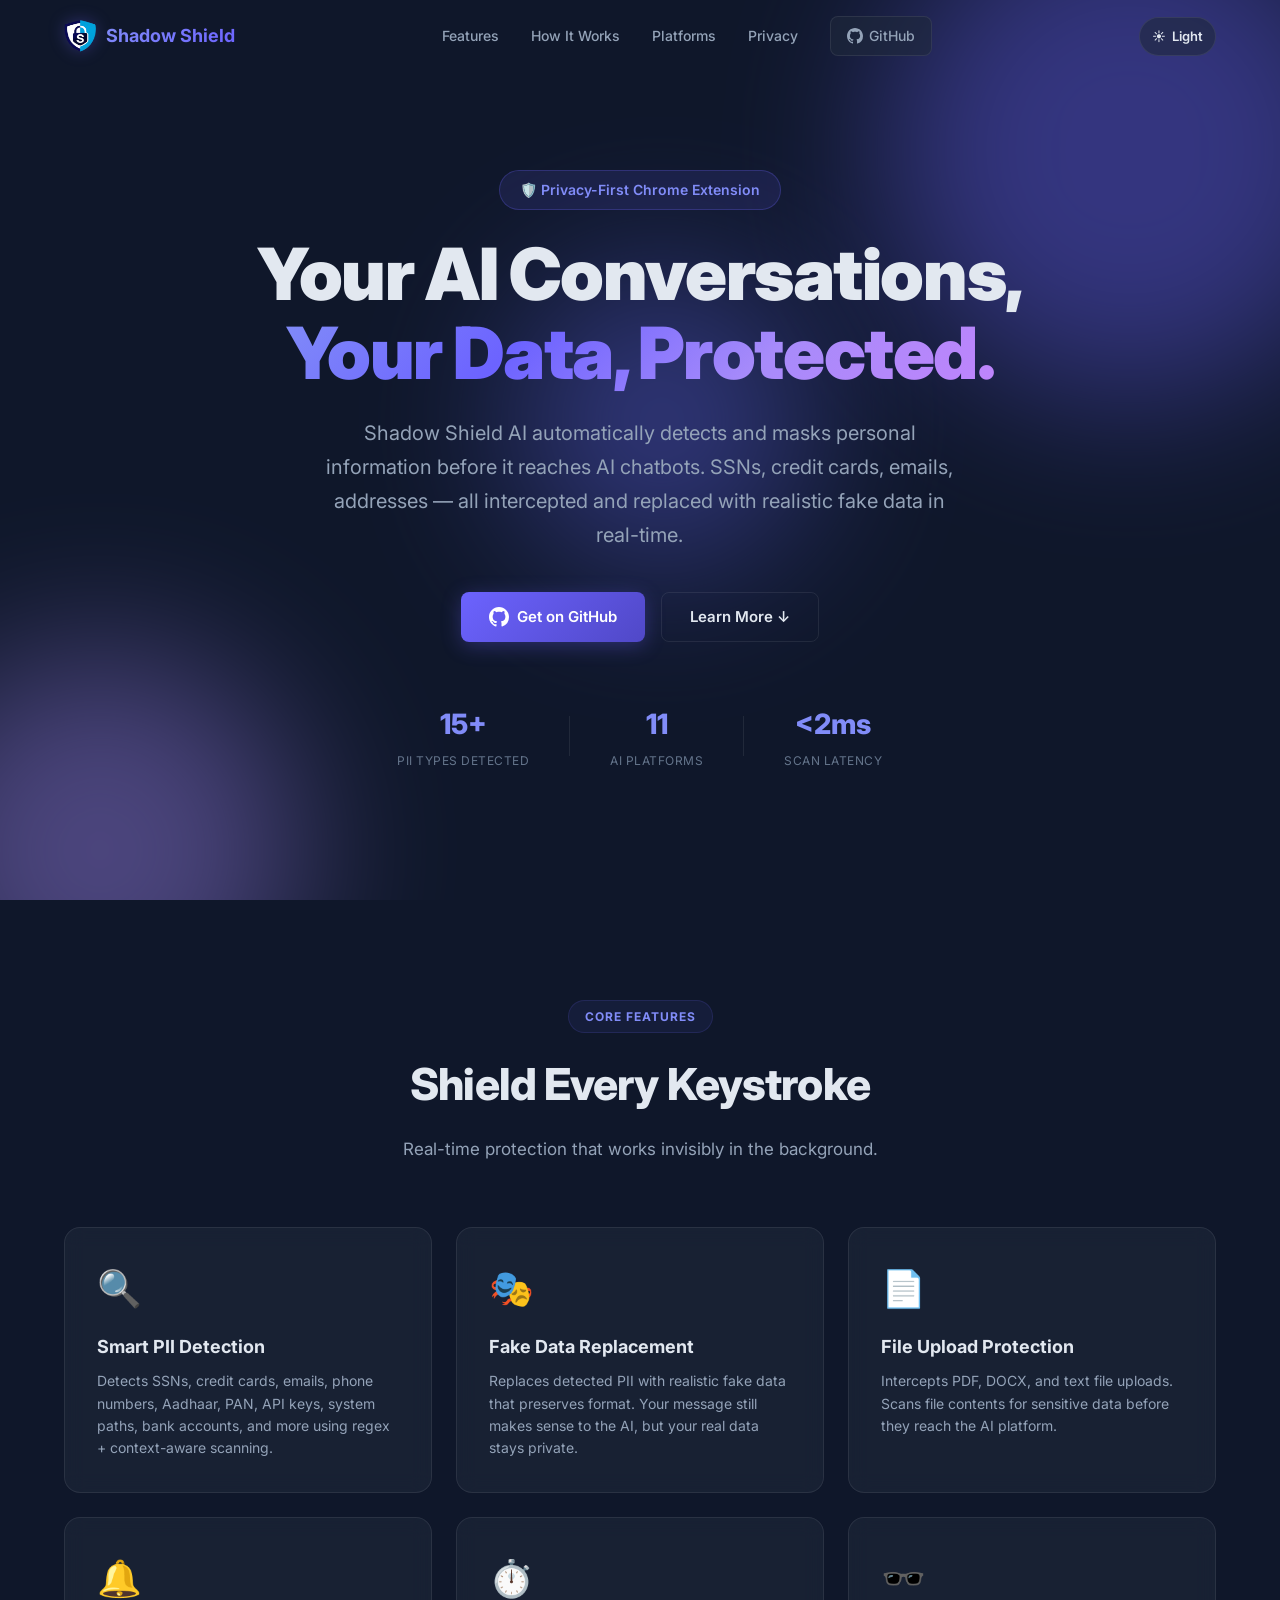
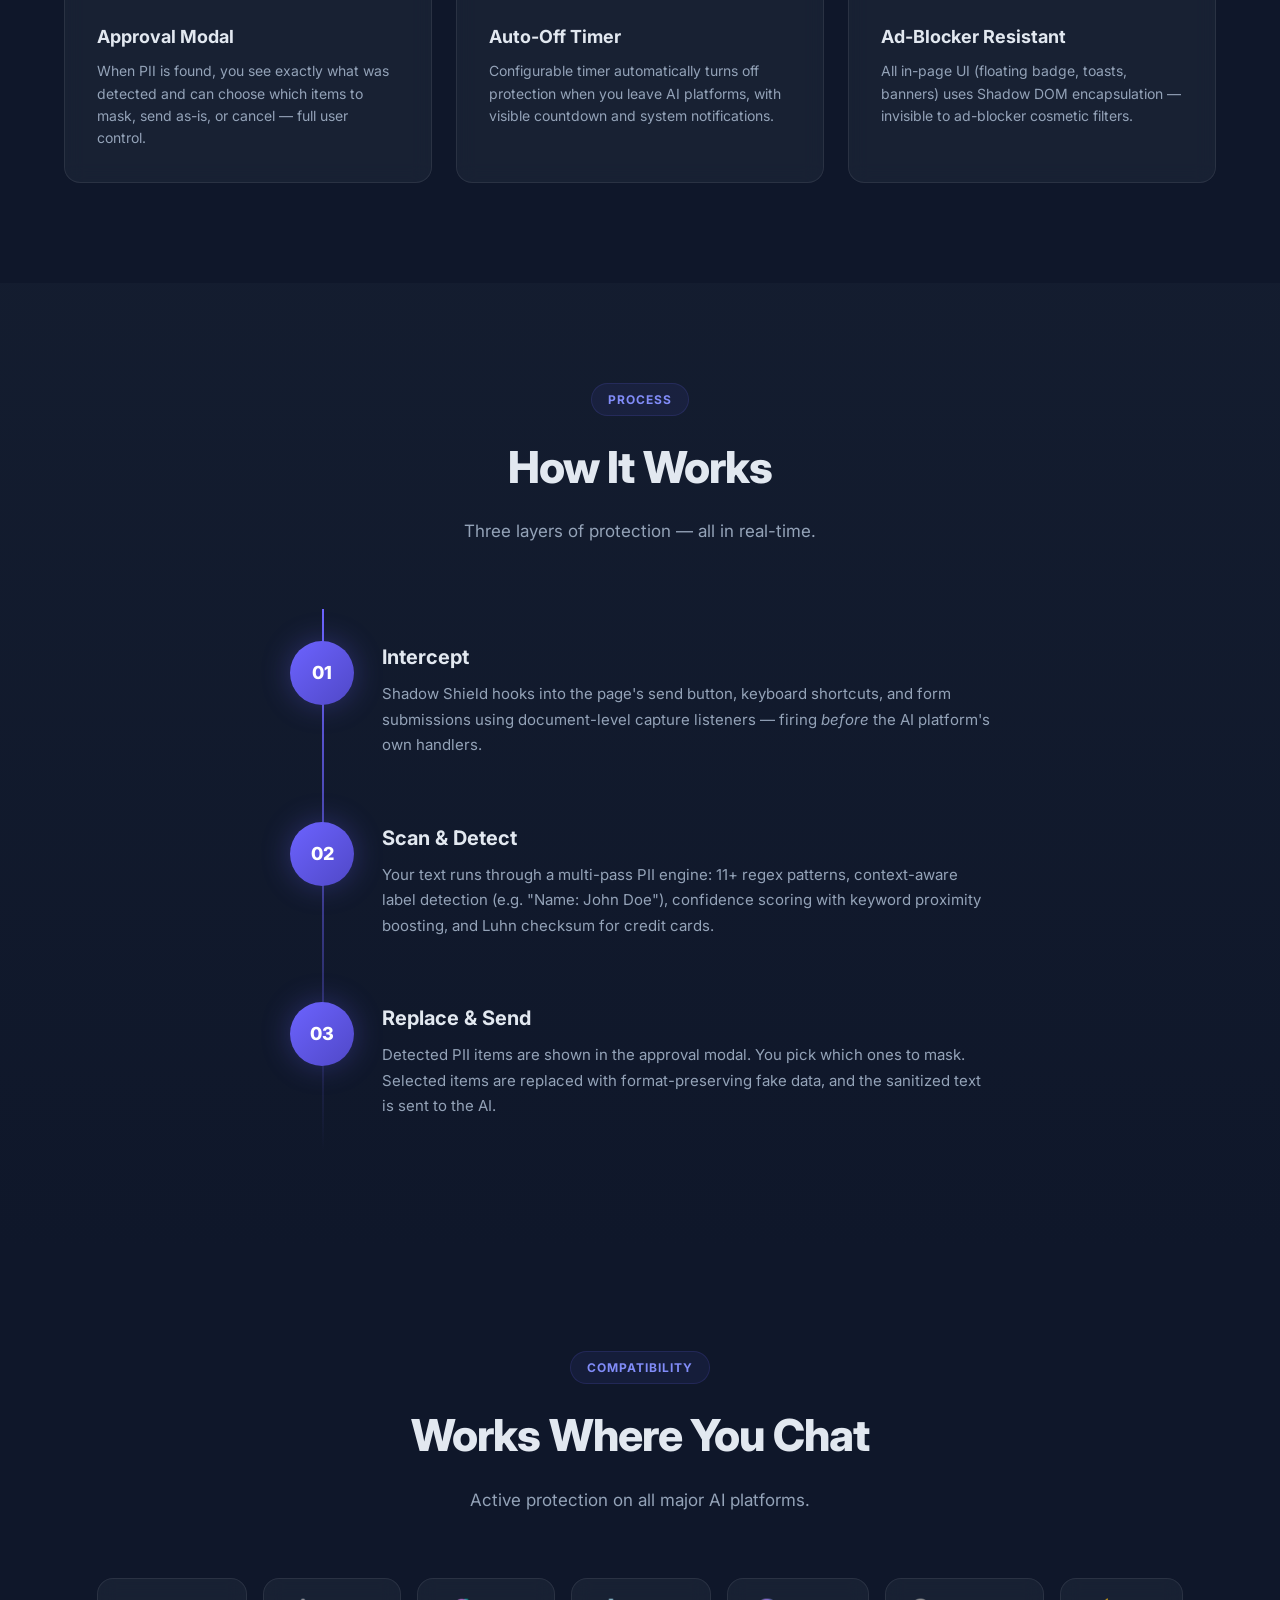
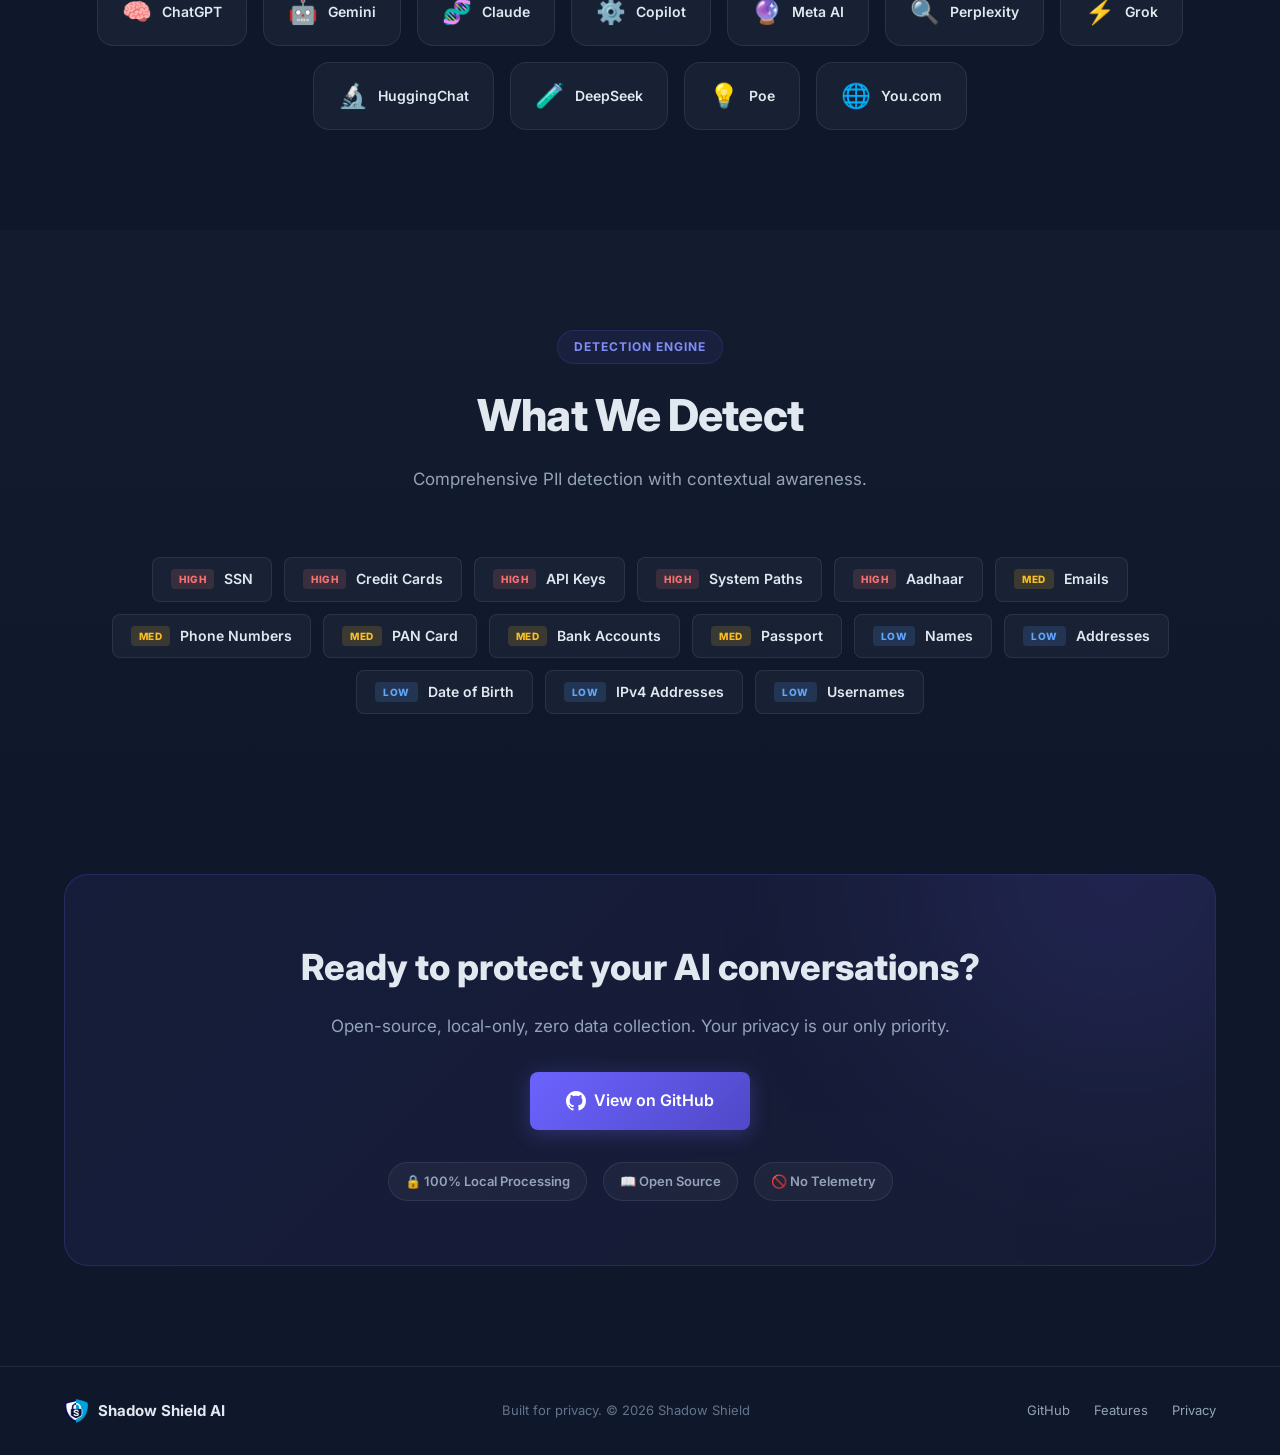
<file: website/index.html>
<!DOCTYPE html>
<html lang="en">

<head>
  <meta charset="UTF-8">
  <meta name="viewport" content="width=device-width, initial-scale=1.0">
  <title>Shadow Shield AI — Privacy Protection for AI Platforms</title>
  <meta name="description"
    content="Shadow Shield AI protects your personal data on AI chatbot platforms. Automatically detect, mask, and replace sensitive information before it reaches AI models.">
  <link rel="icon" type="image/png" href="assets/icon48.png">
  <link href="https://fonts.googleapis.com/css2?family=Inter:wght@300;400;500;600;700;800;900&display=swap"
    rel="stylesheet">
  <link rel="stylesheet" href="style.css">
</head>

<body>

  <!-- ═══ Navigation ═══ -->
  <nav class="nav" id="nav">
    <div class="nav-inner">
      <a href="#" class="nav-logo">
        <img src="assets/logo.png" alt="Shadow Shield Logo" class="nav-logo-img">
        <span class="nav-logo-text">Shadow Shield</span>
      </a>
      <div class="nav-links" id="nav-links">
        <a href="#features">Features</a>
        <a href="#how-it-works">How It Works</a>
        <a href="#platforms">Platforms</a>
        <a href="#privacy">Privacy</a>
        <a href="https://github.com/Tanay006/shadow-shield" target="_blank" class="nav-cta">
          <span class="gh-icon">
            <svg width="16" height="16" viewBox="0 0 16 16" fill="currentColor">
              <path
                d="M8 0C3.58 0 0 3.58 0 8c0 3.54 2.29 6.53 5.47 7.59.4.07.55-.17.55-.38 0-.19-.01-.82-.01-1.49-2.01.37-2.53-.49-2.69-.94-.09-.23-.48-.94-.82-1.13-.28-.15-.68-.52-.01-.53.63-.01 1.08.58 1.23.82.72 1.21 1.87.87 2.33.66.07-.52.28-.87.51-1.07-1.78-.2-3.64-.89-3.64-3.95 0-.87.31-1.59.82-2.15-.08-.2-.36-1.02.08-2.12 0 0 .67-.21 2.2.82.64-.18 1.32-.27 2-.27.68 0 1.36.09 2 .27 1.53-1.04 2.2-.82 2.2-.82.44 1.1.16 1.92.08 2.12.51.56.82 1.27.82 2.15 0 3.07-1.87 3.75-3.65 3.95.29.25.54.73.54 1.48 0 1.07-.01 1.93-.01 2.2 0 .21.15.46.55.38A8.013 8.013 0 0016 8c0-4.42-3.58-8-8-8z" />
            </svg>
          </span>
          GitHub
        </a>
      </div>
      <button class="theme-toggle" id="theme-toggle" type="button" aria-label="Switch to light theme">
        <span class="theme-icon" aria-hidden="true">☀️</span>
        <span class="theme-label">Light</span>
      </button>
      <button class="nav-toggle" id="nav-toggle" aria-label="Toggle menu">
        <span></span><span></span><span></span>
      </button>
    </div>
  </nav>

  <!-- ═══ Hero Section ═══ -->
  <section class="hero">
    <div class="hero-bg">
      <div class="hero-orb hero-orb-1"></div>
      <div class="hero-orb hero-orb-2"></div>
      <div class="hero-orb hero-orb-3"></div>
    </div>
    <div class="container hero-content">
      <div class="hero-badge">🛡️ Privacy-First Chrome Extension</div>
      <h1 class="hero-title">
        Your AI Conversations,<br>
        <span class="gradient-text">Your Data, Protected.</span>
      </h1>
      <p class="hero-subtitle">
        Shadow Shield AI automatically detects and masks personal information before it reaches AI chatbots.
        SSNs, credit cards, emails, addresses — all intercepted and replaced with realistic fake data in real-time.
      </p>
      <div class="hero-actions">
        <a href="https://github.com/Tanay006/shadow-shield" target="_blank" class="btn btn-primary">
          <svg width="20" height="20" viewBox="0 0 16 16" fill="currentColor">
            <path
              d="M8 0C3.58 0 0 3.58 0 8c0 3.54 2.29 6.53 5.47 7.59.4.07.55-.17.55-.38 0-.19-.01-.82-.01-1.49-2.01.37-2.53-.49-2.69-.94-.09-.23-.48-.94-.82-1.13-.28-.15-.68-.52-.01-.53.63-.01 1.08.58 1.23.82.72 1.21 1.87.87 2.33.66.07-.52.28-.87.51-1.07-1.78-.2-3.64-.89-3.64-3.95 0-.87.31-1.59.82-2.15-.08-.2-.36-1.02.08-2.12 0 0 .67-.21 2.2.82.64-.18 1.32-.27 2-.27.68 0 1.36.09 2 .27 1.53-1.04 2.2-.82 2.2-.82.44 1.1.16 1.92.08 2.12.51.56.82 1.27.82 2.15 0 3.07-1.87 3.75-3.65 3.95.29.25.54.73.54 1.48 0 1.07-.01 1.93-.01 2.2 0 .21.15.46.55.38A8.013 8.013 0 0016 8c0-4.42-3.58-8-8-8z" />
          </svg>
          Get on GitHub
        </a>
        <a href="#features" class="btn btn-outline">Learn More ↓</a>
      </div>
      <div class="hero-stats">
        <div class="hero-stat">
          <span class="hero-stat-value">15+</span>
          <span class="hero-stat-label">PII Types Detected</span>
        </div>
        <div class="hero-stat-divider"></div>
        <div class="hero-stat">
          <span class="hero-stat-value">11</span>
          <span class="hero-stat-label">AI Platforms</span>
        </div>
        <div class="hero-stat-divider"></div>
        <div class="hero-stat">
          <span class="hero-stat-value">&lt;2ms</span>
          <span class="hero-stat-label">Scan Latency</span>
        </div>
      </div>
    </div>
  </section>

  <!-- ═══ Features Section ═══ -->
  <section class="section" id="features">
    <div class="container">
      <div class="section-header">
        <span class="section-badge">Core Features</span>
        <h2 class="section-title">Shield Every Keystroke</h2>
        <p class="section-subtitle">Real-time protection that works invisibly in the background.</p>
      </div>
      <div class="features-grid">
        <div class="feature-card">
          <div class="feature-icon">🔍</div>
          <h3>Smart PII Detection</h3>
          <p>Detects SSNs, credit cards, emails, phone numbers, Aadhaar, PAN, API keys, system paths, bank accounts, and
            more using regex + context-aware scanning.</p>
        </div>
        <div class="feature-card">
          <div class="feature-icon">🎭</div>
          <h3>Fake Data Replacement</h3>
          <p>Replaces detected PII with realistic fake data that preserves format. Your message still makes sense to the
            AI, but your real data stays private.</p>
        </div>
        <div class="feature-card">
          <div class="feature-icon">📄</div>
          <h3>File Upload Protection</h3>
          <p>Intercepts PDF, DOCX, and text file uploads. Scans file contents for sensitive data before they reach the
            AI platform.</p>
        </div>
        <div class="feature-card">
          <div class="feature-icon">🔔</div>
          <h3>Approval Modal</h3>
          <p>When PII is found, you see exactly what was detected and can choose which items to mask, send as-is, or
            cancel — full user control.</p>
        </div>
        <div class="feature-card">
          <div class="feature-icon">⏱️</div>
          <h3>Auto-Off Timer</h3>
          <p>Configurable timer automatically turns off protection when you leave AI platforms, with visible countdown
            and system notifications.</p>
        </div>
        <div class="feature-card">
          <div class="feature-icon">🕶️</div>
          <h3>Ad-Blocker Resistant</h3>
          <p>All in-page UI (floating badge, toasts, banners) uses Shadow DOM encapsulation — invisible to ad-blocker
            cosmetic filters.</p>
        </div>
      </div>
    </div>
  </section>

  <!-- ═══ How It Works ═══ -->
  <section class="section section-alt" id="how-it-works">
    <div class="container">
      <div class="section-header">
        <span class="section-badge">Process</span>
        <h2 class="section-title">How It Works</h2>
        <p class="section-subtitle">Three layers of protection — all in real-time.</p>
      </div>
      <div class="steps">
        <div class="step">
          <div class="step-number">01</div>
          <div class="step-content">
            <h3>Intercept</h3>
            <p>Shadow Shield hooks into the page's send button, keyboard shortcuts, and form submissions using
              document-level capture listeners — firing <em>before</em> the AI platform's own handlers.</p>
          </div>
        </div>
        <div class="step">
          <div class="step-number">02</div>
          <div class="step-content">
            <h3>Scan & Detect</h3>
            <p>Your text runs through a multi-pass PII engine: 11+ regex patterns, context-aware label detection (e.g.
              "Name: John Doe"), confidence scoring with keyword proximity boosting, and Luhn checksum for credit cards.
            </p>
          </div>
        </div>
        <div class="step">
          <div class="step-number">03</div>
          <div class="step-content">
            <h3>Replace & Send</h3>
            <p>Detected PII items are shown in the approval modal. You pick which ones to mask. Selected items are
              replaced with format-preserving fake data, and the sanitized text is sent to the AI.</p>
          </div>
        </div>
      </div>
    </div>
  </section>

  <!-- ═══ Supported Platforms ═══ -->
  <section class="section" id="platforms">
    <div class="container">
      <div class="section-header">
        <span class="section-badge">Compatibility</span>
        <h2 class="section-title">Works Where You Chat</h2>
        <p class="section-subtitle">Active protection on all major AI platforms.</p>
      </div>
      <div class="platforms-grid">
        <a href="https://chatgpt.com" target="_blank" class="platform-card">
          <span class="platform-emoji">🧠</span>
          <span class="platform-name">ChatGPT</span>
        </a>
        <a href="https://gemini.google.com" target="_blank" class="platform-card">
          <span class="platform-emoji">🤖</span>
          <span class="platform-name">Gemini</span>
        </a>
        <a href="https://claude.ai" target="_blank" class="platform-card">
          <span class="platform-emoji">🧬</span>
          <span class="platform-name">Claude</span>
        </a>
        <a href="https://copilot.microsoft.com" target="_blank" class="platform-card">
          <span class="platform-emoji">⚙️</span>
          <span class="platform-name">Copilot</span>
        </a>
        <a href="https://www.meta.ai" target="_blank" class="platform-card">
          <span class="platform-emoji">🔮</span>
          <span class="platform-name">Meta AI</span>
        </a>
        <a href="https://www.perplexity.ai" target="_blank" class="platform-card">
          <span class="platform-emoji">🔍</span>
          <span class="platform-name">Perplexity</span>
        </a>
        <a href="https://grok.com" target="_blank" class="platform-card">
          <span class="platform-emoji">⚡</span>
          <span class="platform-name">Grok</span>
        </a>
        <a href="https://huggingface.co/chat" target="_blank" class="platform-card">
          <span class="platform-emoji">🔬</span>
          <span class="platform-name">HuggingChat</span>
        </a>
        <a href="https://chat.deepseek.com" target="_blank" class="platform-card">
          <span class="platform-emoji">🧪</span>
          <span class="platform-name">DeepSeek</span>
        </a>
        <a href="https://poe.com" target="_blank" class="platform-card">
          <span class="platform-emoji">💡</span>
          <span class="platform-name">Poe</span>
        </a>
        <a href="https://you.com" target="_blank" class="platform-card">
          <span class="platform-emoji">🌐</span>
          <span class="platform-name">You.com</span>
        </a>
      </div>
    </div>
  </section>

  <!-- ═══ Detection Types ═══ -->
  <section class="section section-alt" id="privacy">
    <div class="container">
      <div class="section-header">
        <span class="section-badge">Detection Engine</span>
        <h2 class="section-title">What We Detect</h2>
        <p class="section-subtitle">Comprehensive PII detection with contextual awareness.</p>
      </div>
      <div class="detection-grid">
        <div class="detection-item high">
          <span class="detection-risk">HIGH</span>
          <span class="detection-name">SSN</span>
        </div>
        <div class="detection-item high">
          <span class="detection-risk">HIGH</span>
          <span class="detection-name">Credit Cards</span>
        </div>
        <div class="detection-item high">
          <span class="detection-risk">HIGH</span>
          <span class="detection-name">API Keys</span>
        </div>
        <div class="detection-item high">
          <span class="detection-risk">HIGH</span>
          <span class="detection-name">System Paths</span>
        </div>
        <div class="detection-item high">
          <span class="detection-risk">HIGH</span>
          <span class="detection-name">Aadhaar</span>
        </div>
        <div class="detection-item medium">
          <span class="detection-risk">MED</span>
          <span class="detection-name">Emails</span>
        </div>
        <div class="detection-item medium">
          <span class="detection-risk">MED</span>
          <span class="detection-name">Phone Numbers</span>
        </div>
        <div class="detection-item medium">
          <span class="detection-risk">MED</span>
          <span class="detection-name">PAN Card</span>
        </div>
        <div class="detection-item medium">
          <span class="detection-risk">MED</span>
          <span class="detection-name">Bank Accounts</span>
        </div>
        <div class="detection-item medium">
          <span class="detection-risk">MED</span>
          <span class="detection-name">Passport</span>
        </div>
        <div class="detection-item low">
          <span class="detection-risk">LOW</span>
          <span class="detection-name">Names</span>
        </div>
        <div class="detection-item low">
          <span class="detection-risk">LOW</span>
          <span class="detection-name">Addresses</span>
        </div>
        <div class="detection-item low">
          <span class="detection-risk">LOW</span>
          <span class="detection-name">Date of Birth</span>
        </div>
        <div class="detection-item low">
          <span class="detection-risk">LOW</span>
          <span class="detection-name">IPv4 Addresses</span>
        </div>
        <div class="detection-item low">
          <span class="detection-risk">LOW</span>
          <span class="detection-name">Usernames</span>
        </div>
      </div>
    </div>
  </section>

  <!-- ═══ CTA Section ═══ -->
  <section class="section cta-section">
    <div class="container">
      <div class="cta-card">
        <div class="cta-orb"></div>
        <h2>Ready to protect your AI conversations?</h2>
        <p>Open-source, local-only, zero data collection. Your privacy is our only priority.</p>
        <div class="cta-actions">
          <a href="https://github.com/Tanay006/shadow-shield" target="_blank" class="btn btn-primary btn-lg">
            <svg width="20" height="20" viewBox="0 0 16 16" fill="currentColor">
              <path
                d="M8 0C3.58 0 0 3.58 0 8c0 3.54 2.29 6.53 5.47 7.59.4.07.55-.17.55-.38 0-.19-.01-.82-.01-1.49-2.01.37-2.53-.49-2.69-.94-.09-.23-.48-.94-.82-1.13-.28-.15-.68-.52-.01-.53.63-.01 1.08.58 1.23.82.72 1.21 1.87.87 2.33.66.07-.52.28-.87.51-1.07-1.78-.2-3.64-.89-3.64-3.95 0-.87.31-1.59.82-2.15-.08-.2-.36-1.02.08-2.12 0 0 .67-.21 2.2.82.64-.18 1.32-.27 2-.27.68 0 1.36.09 2 .27 1.53-1.04 2.2-.82 2.2-.82.44 1.1.16 1.92.08 2.12.51.56.82 1.27.82 2.15 0 3.07-1.87 3.75-3.65 3.95.29.25.54.73.54 1.48 0 1.07-.01 1.93-.01 2.2 0 .21.15.46.55.38A8.013 8.013 0 0016 8c0-4.42-3.58-8-8-8z" />
            </svg>
            View on GitHub
          </a>
        </div>
        <div class="cta-badges">
          <span class="cta-badge">🔒 100% Local Processing</span>
          <span class="cta-badge">📖 Open Source</span>
          <span class="cta-badge">🚫 No Telemetry</span>
        </div>
      </div>
    </div>
  </section>

  <!-- ═══ Footer ═══ -->
  <footer class="footer">
    <div class="container footer-inner">
      <div class="footer-brand">
        <img src="assets/logo.png" alt="Shadow Shield" class="footer-logo">
        <span>Shadow Shield AI</span>
      </div>
      <p class="footer-copy">Built for privacy. &copy; 2026 Shadow Shield</p>
      <div class="footer-links">
        <a href="https://github.com/Tanay006/shadow-shield" target="_blank">GitHub</a>
        <a href="#features">Features</a>
        <a href="#privacy">Privacy</a>
      </div>
    </div>
  </footer>

  <script>
    // Restore the visitor's theme choice before initializing interactions.
    const themeToggle = document.getElementById('theme-toggle');
    const storedTheme = localStorage.getItem('shadow-shield-theme');
    const initialTheme = storedTheme || 'dark';
    document.documentElement.dataset.theme = initialTheme;

    function updateThemeToggle(theme) {
      const isDark = theme === 'dark';
      themeToggle.setAttribute('aria-label', `Switch to ${isDark ? 'light' : 'dark'} theme`);
      themeToggle.setAttribute('aria-pressed', String(isDark));
      themeToggle.querySelector('.theme-icon').textContent = isDark ? '☀️' : '🌙';
      themeToggle.querySelector('.theme-label').textContent = isDark ? 'Light' : 'Dark';
    }

    updateThemeToggle(initialTheme);
    themeToggle.addEventListener('click', () => {
      const nextTheme = document.documentElement.dataset.theme === 'dark' ? 'light' : 'dark';
      document.documentElement.dataset.theme = nextTheme;
      localStorage.setItem('shadow-shield-theme', nextTheme);
      updateThemeToggle(nextTheme);
    });

    // Navbar scroll effect
    const nav = document.getElementById('nav');
    window.addEventListener('scroll', () => {
      nav.classList.toggle('scrolled', window.scrollY > 50);
    });

    // Mobile menu toggle
    const navToggle = document.getElementById('nav-toggle');
    const navLinks = document.getElementById('nav-links');
    navToggle.addEventListener('click', () => {
      navLinks.classList.toggle('open');
      navToggle.classList.toggle('open');
    });

    // Close mobile menu on link click
    navLinks.querySelectorAll('a').forEach(link => {
      link.addEventListener('click', () => {
        navLinks.classList.remove('open');
        navToggle.classList.remove('open');
      });
    });

    // Intersection Observer for scroll animations
    const observer = new IntersectionObserver((entries) => {
      entries.forEach(entry => {
        if (entry.isIntersecting) {
          entry.target.classList.add('visible');
        }
      });
    }, { threshold: 0.1 });

    document.querySelectorAll('.feature-card, .step, .platform-card, .detection-item, .cta-card').forEach(el => {
      observer.observe(el);
    });
  </script>
</body>

</html>
</file>
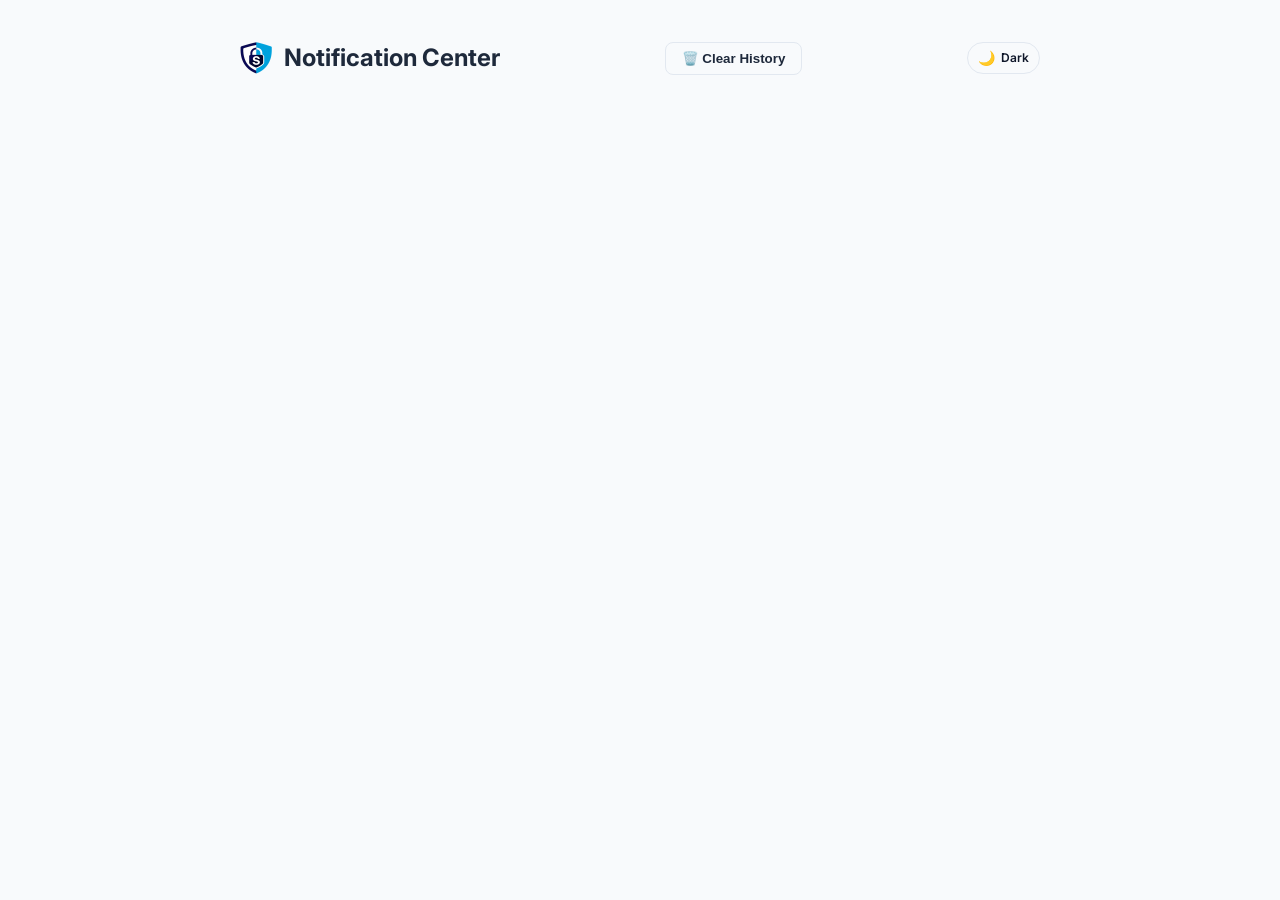
<file: notifications/notifications.html>
<!DOCTYPE html>
<html lang="en">

<head>
    <meta charset="UTF-8">
    <meta name="viewport" content="width=device-width, initial-scale=1.0">
    <title>Notification Center - Shadow Shield</title>
    <link rel="stylesheet" href="notifications.css">
    <link rel="stylesheet" href="../styles/theme.css">
    <link href="https://fonts.googleapis.com/css2?family=Inter:wght@400;500;600;700&display=swap" rel="stylesheet">
</head>

<body>
    <div class="container">
        <header>
            <div class="logo-area">
                <img src="../assets/icons/icon128.png" alt="Shadow Shield">
                <h1>Notification Center</h1>
            </div>
            <button id="clear-history" class="secondary-btn">🗑️ Clear History</button>
            <button class="theme-toggle" data-theme-toggle type="button">
                <span class="theme-icon" aria-hidden="true">☀️</span>
                <span class="theme-label">Light</span>
            </button>
        </header>

        <main>
            <div id="empty-state" class="empty-state">
                <div class="empty-icon">🔔</div>
                <h2>No notifications yet</h2>
                <p>Your alert history will appear here as you use Shadow Shield.</p>
            </div>

            <div id="notification-list" class="notification-list">
                <!-- Notifications will be injected here -->
            </div>
        </main>
    </div>
    <script src="../utils/theme.js"></script>
    <script src="notifications.js"></script>
</body>

</html>
</file>
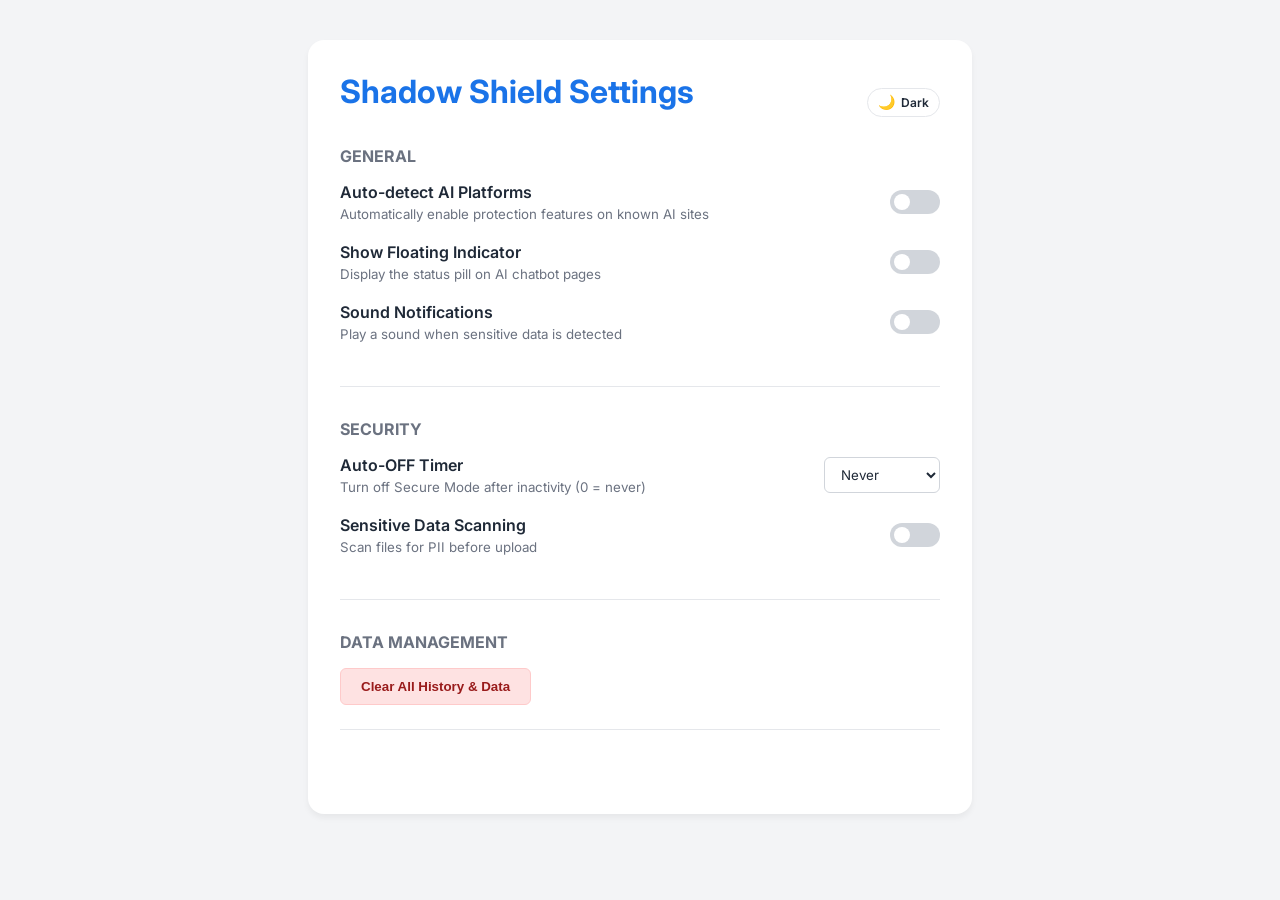
<file: options/options.html>
<!DOCTYPE html>
<html lang="en">

<head>
  <meta charset="UTF-8">
  <title>Shadow Shield - Settings</title>
  <link rel="stylesheet" href="options.css">
  <link rel="stylesheet" href="../styles/theme.css">
  <link href="https://fonts.googleapis.com/css2?family=Inter:wght@400;600;700&display=swap" rel="stylesheet">
</head>

<body>
  <div class="options-container">
    <header>
      <h1>Shadow Shield Settings</h1>
      <button class="theme-toggle" data-theme-toggle type="button">
        <span class="theme-icon" aria-hidden="true">☀️</span>
        <span class="theme-label">Light</span>
      </button>
    </header>

    <section class="settings-group">
      <h2>General</h2>

      <div class="setting-item">
        <div class="setting-label">
          <span>Auto-detect AI Platforms</span>
          <small>Automatically enable protection features on known AI sites</small>
        </div>
        <label class="toggle-switch">
          <input type="checkbox" id="auto-detect">
          <span class="slider"></span>
        </label>
      </div>

      <div class="setting-item">
        <div class="setting-label">
          <span>Show Floating Indicator</span>
          <small>Display the status pill on AI chatbot pages</small>
        </div>
        <label class="toggle-switch">
          <input type="checkbox" id="floating-indicator">
          <span class="slider"></span>
        </label>
      </div>

      <div class="setting-item">
        <div class="setting-label">
          <span>Sound Notifications</span>
          <small>Play a sound when sensitive data is detected</small>
        </div>
        <label class="toggle-switch">
          <input type="checkbox" id="sound-enabled">
          <span class="slider"></span>
        </label>
      </div>
    </section>

    <section class="settings-group">
      <h2>Security</h2>

      <div class="setting-item">
        <div class="setting-label">
          <span>Auto-OFF Timer</span>
          <small>Turn off Secure Mode after inactivity (0 = never)</small>
        </div>
        <div class="timer-controls">
          <select id="auto-off-timer">
            <option value="0">Never</option>
            <option value="1">1 Minute</option>
            <option value="3">3 Minutes</option>
            <option value="5">5 Minutes</option>
            <option value="10">10 Minutes</option>
            <option value="15">15 Minutes</option>
            <option value="30">30 Minutes</option>
            <option value="60">60 Minutes</option>
            <option value="custom">Custom...</option>
          </select>
          <div id="custom-timer-wrapper" class="custom-timer-wrapper" style="display:none;">
            <input type="number" id="custom-timer-input" min="1" max="1440" placeholder="Minutes" />
            <small>1–1440 min</small>
          </div>
        </div>
      </div>

      <div class="setting-item">
        <div class="setting-label">
          <span>Sensitive Data Scanning</span>
          <small>Scan files for PII before upload</small>
        </div>
        <label class="toggle-switch">
          <input type="checkbox" id="scan-enabled">
          <span class="slider"></span>
        </label>
      </div>
    </section>

    <section class="settings-group">
      <h2>Data Management</h2>
      <button id="clear-data-btn" class="danger-btn">Clear All History & Data</button>
    </section>

    <div id="save-status" class="save-status">Settings Saved</div>
  </div>
  <script src="../utils/theme.js"></script>
  <script src="options.js"></script>
</body>

</html>
</file>
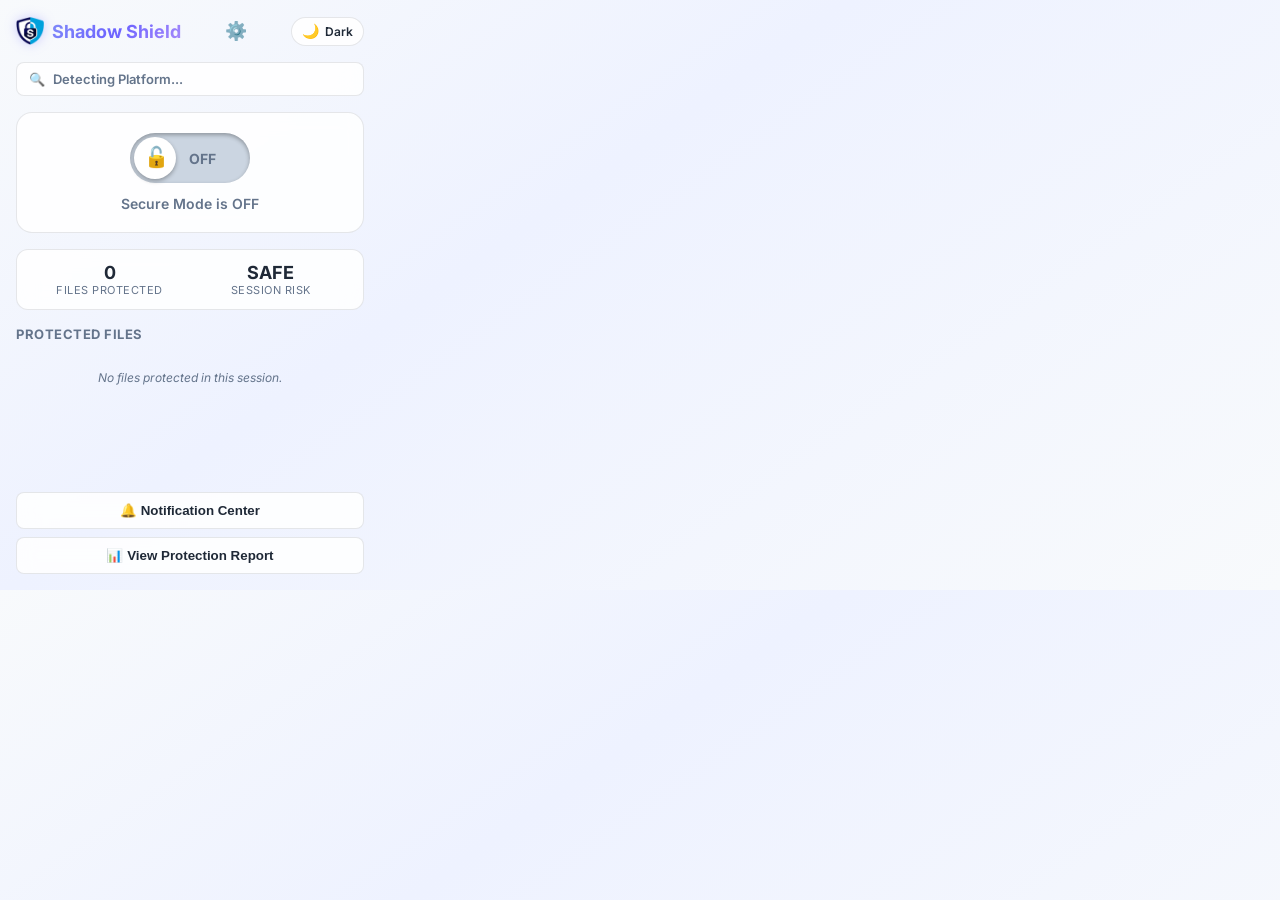
<file: popup/popup.html>
<!DOCTYPE html>
<html lang="en">

<head>
  <meta charset="UTF-8">
  <meta name="viewport" content="width=device-width, initial-scale=1.0">
  <title>Shadow Shield</title>
  <link rel="stylesheet" href="popup.css">
  <link rel="stylesheet" href="../styles/theme.css">
  <link href="https://fonts.googleapis.com/css2?family=Inter:wght@400;600;700&display=swap" rel="stylesheet">
</head>

<body>
  <div class="container">
    <header>
      <div class="logo">
        <img src="../assets/icons/icon128.png" alt="Shadow Shield" class="logo-img">
        <h1>Shadow Shield</h1>
      </div>
      <button id="settings-btn" class="icon-btn">⚙️</button>
      <button class="theme-toggle" data-theme-toggle type="button">
        <span class="theme-icon" aria-hidden="true">☀️</span>
        <span class="theme-label">Light</span>
      </button>
    </header>

    <div class="platform-status" id="platform-status">
      <span id="platform-icon">🔍</span>
      <span id="platform-name">Detecting Platform...</span>
    </div>

    <div class="main-control">
      <div class="toggle-container">
        <label class="switch">
          <input type="checkbox" id="secure-mode-toggle">
          <span class="slider round">
            <span class="slider-content">
              <span class="off-label">OFF</span>
              <span class="on-label">ON</span>
              <span class="toggle-icon">🔓</span>
            </span>
          </span>
        </label>
      </div>
      <p class="status-text" id="status-text">Secure Mode is OFF</p>
      <div class="timer-display" id="timer-display" style="display:none;">
        <span class="timer-icon" id="timer-icon">⏱️</span>
        <span class="timer-countdown" id="timer-countdown">--:--</span>
        <span class="timer-label" id="timer-label">until auto-off</span>
      </div>
    </div>

    <div class="stats-card">
      <div class="stat-item">
        <span class="stat-value" id="protected-count">0</span>
        <span class="stat-label">Files Protected</span>
      </div>
      <div class="stat-item">
        <span class="stat-value" id="risk-level">SAFE</span>
        <span class="stat-label">Session Risk</span>
      </div>
    </div>

    <div class="files-list-container">
      <h3>Protected Files</h3>
      <ul id="files-list" class="files-list">
        <li class="empty-state">No files protected in this session.</li>
      </ul>
    </div>

    <footer>
      <button id="notifications-btn" class="secondary-btn" style="margin-bottom: 8px;">🔔 Notification Center</button>
      <button id="report-btn" class="secondary-btn">📊 View Protection Report</button>
    </footer>
  </div>
  <script src="../utils/helpers.js"></script>
  <script src="../utils/theme.js"></script>
  <script src="popup.js"></script>
</body>

</html>
</file>
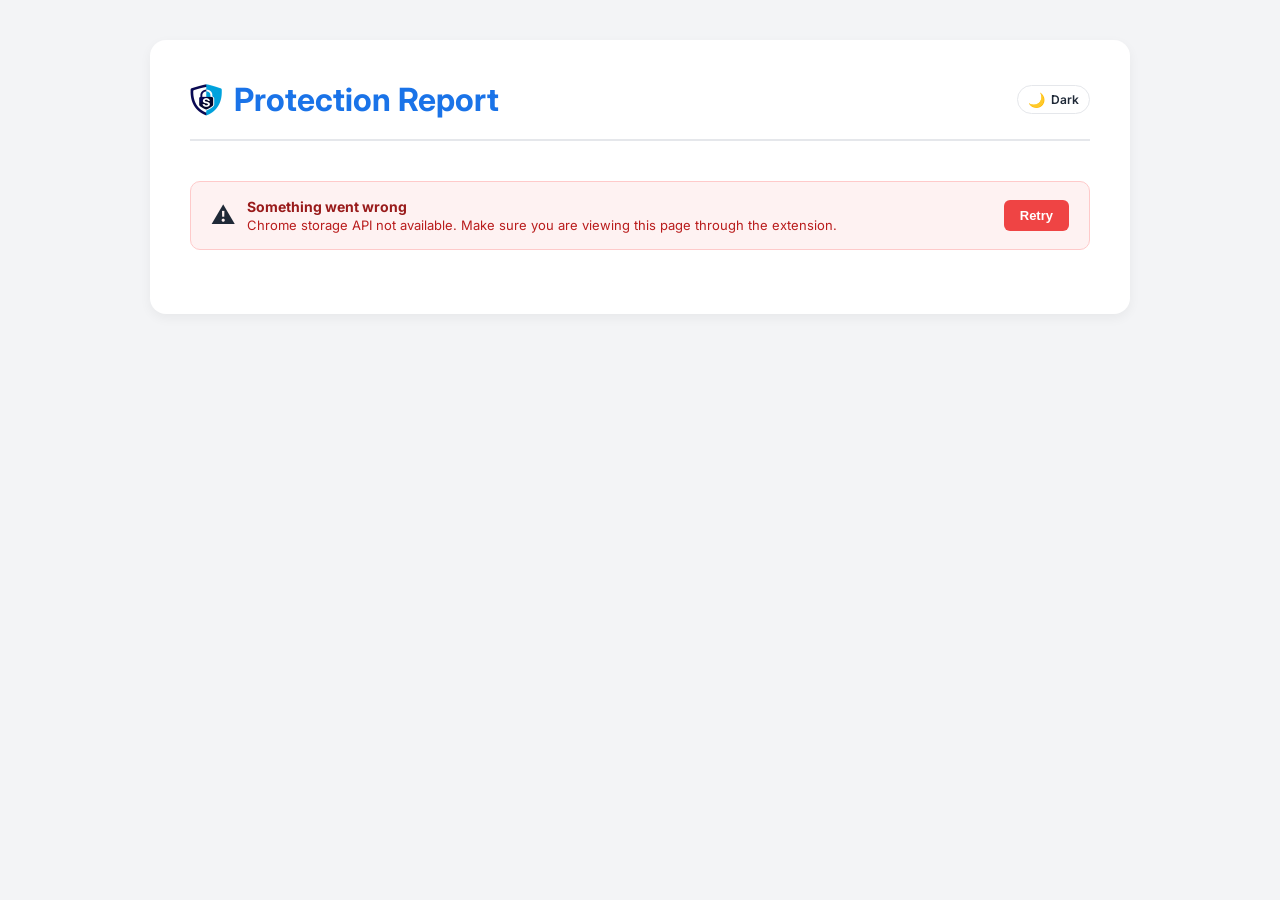
<file: report/report.html>
<!DOCTYPE html>
<html lang="en">

<head>
  <meta charset="UTF-8">
  <title>Shadow Shield - Protection Report</title>
  <link rel="stylesheet" href="report.css">
  <link rel="stylesheet" href="../styles/theme.css">
  <link href="https://fonts.googleapis.com/css2?family=Inter:wght@400;600;700&display=swap" rel="stylesheet">
</head>

<body>
  <div class="report-container">
    <header>
      <div class="report-header-left">
        <img src="../assets/icons/icon128.png" alt="Shadow Shield" class="report-logo">
        <h1>Protection Report</h1>
      </div>
      <button class="theme-toggle" data-theme-toggle type="button">
        <span class="theme-icon" aria-hidden="true">☀️</span>
        <span class="theme-label">Light</span>
      </button>
    </header>

    <!-- Error Fallback Banner (hidden by default) -->
    <div id="error-banner" class="error-banner" style="display: none;">
      <span class="error-icon">⚠️</span>
      <div class="error-content">
        <strong>Something went wrong</strong>
        <p id="error-message">Unable to load report data. Please try reloading the extension.</p>
      </div>
      <button id="error-retry-btn" class="retry-btn">Retry</button>
    </div>

    <!-- Loading State -->
    <div id="loading-state" class="loading-state">
      <div class="spinner"></div>
      <p>Loading report data...</p>
    </div>

    <!-- Main Content (hidden until loaded) -->
    <div id="report-content" style="display: none;">
      <div class="kpi-grid">
        <div class="kpi-card">
          <h3>Total Sessions</h3>
          <div class="kpi-value" id="total-sessions">0</div>
        </div>
        <div class="kpi-card">
          <h3>Files Protected</h3>
          <div class="kpi-value" id="total-files">0</div>
        </div>
        <div class="kpi-card">
          <h3>Threats Blocked</h3>
          <div class="kpi-value" id="threats-blocked">0</div>
        </div>
      </div>

      <div class="charts-section">
        <div class="chart-card">
          <h3>Risk Distribution</h3>
          <div class="bar-chart" id="risk-chart">
            <!-- Bars injected via JS -->
          </div>
        </div>
      </div>

      <div class="timeline-section">
        <h3>Recent Activity</h3>
        <div id="empty-state" class="empty-state" style="display: none;">
          <p>No files have been scanned yet. Start using Shadow Shield to see activity here.</p>
        </div>
        <table class="activity-table" id="activity-table">
          <thead>
            <tr>
              <th>Time</th>
              <th>File Name</th>
              <th>Size</th>
              <th>Risk Level</th>
            </tr>
          </thead>
          <tbody id="activity-tbody">
            <!-- Rows injected via JS -->
          </tbody>
        </table>
      </div>
    </div>
  </div>
  <script src="../utils/helpers.js"></script>
  <script src="../utils/theme.js"></script>
  <script src="report.js"></script>
</body>

</html>
</file>
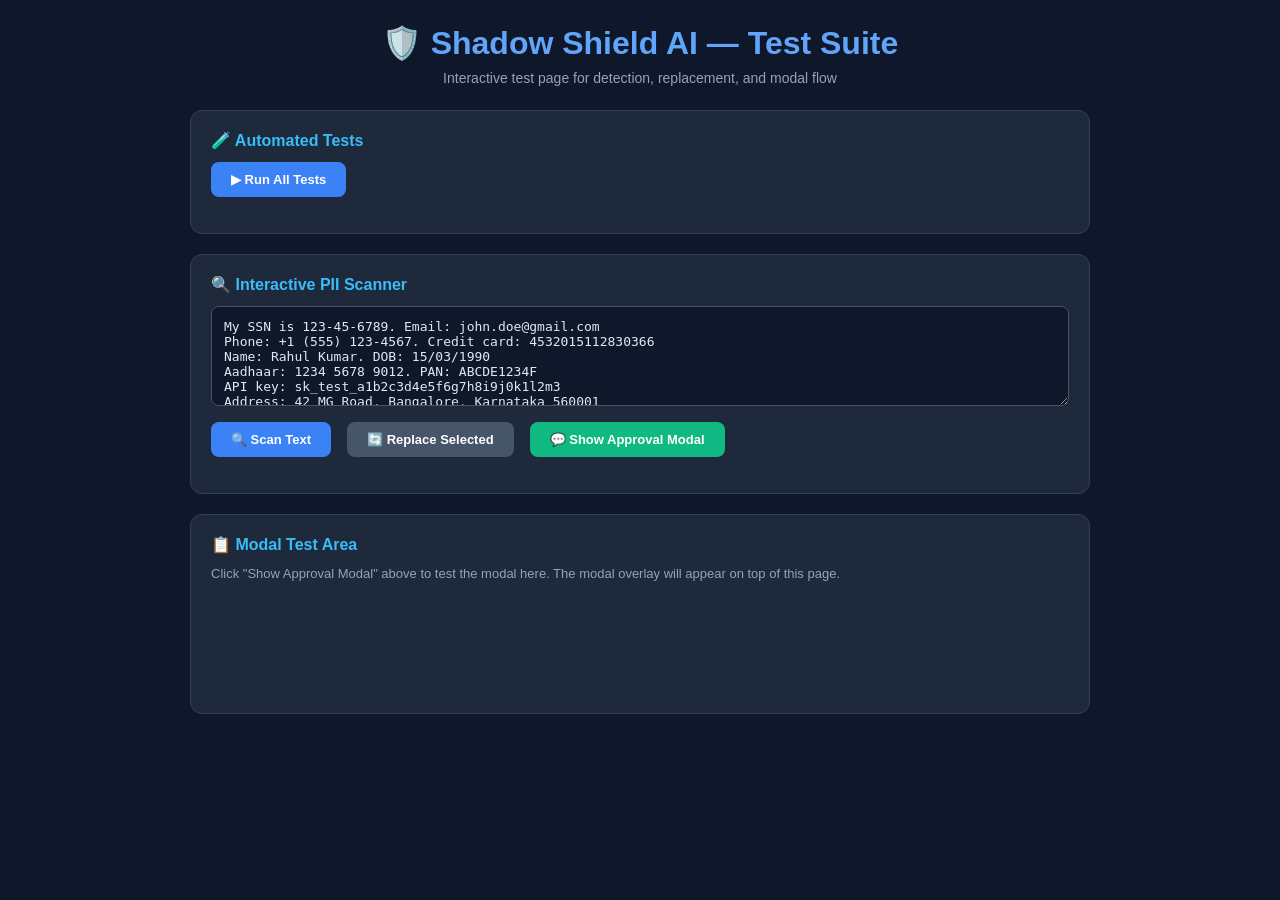
<file: test/test_detection.html>
<!DOCTYPE html>
<html lang="en">
<head>
  <meta charset="UTF-8">
  <title>Shadow Shield AI — Detection &amp; Replacement Test</title>
  <style>
    * { box-sizing: border-box; margin: 0; padding: 0; }
    body { font-family: 'Inter', -apple-system, sans-serif; background: #0f172a; color: #e2e8f0; min-height: 100vh; padding: 24px; }
    h1 { text-align: center; color: #60a5fa; margin-bottom: 8px; }
    .subtitle { text-align: center; color: #94a3b8; margin-bottom: 24px; font-size: 14px; }
    .container { max-width: 900px; margin: 0 auto; }
    .section { background: #1e293b; border-radius: 12px; padding: 20px; margin-bottom: 20px; border: 1px solid #334155; }
    .section h2 { color: #38bdf8; margin-bottom: 12px; font-size: 16px; }
    textarea { width: 100%; min-height: 100px; background: #0f172a; border: 1px solid #475569; border-radius: 8px; padding: 12px; color: #e2e8f0; font-family: 'SF Mono', monospace; font-size: 13px; resize: vertical; }
    button { padding: 10px 20px; border-radius: 8px; border: none; font-weight: 600; cursor: pointer; font-size: 13px; transition: all 0.15s; }
    .btn-primary { background: #3b82f6; color: white; margin-right: 8px; }
    .btn-primary:hover { background: #2563eb; }
    .btn-secondary { background: #475569; color: white; margin-right: 8px; }
    .btn-secondary:hover { background: #64748b; }
    .btn-success { background: #10b981; color: white; }
    .btn-success:hover { background: #059669; }
    .controls { margin: 12px 0; display: flex; gap: 8px; flex-wrap: wrap; }
    .results { margin-top: 16px; }
    .result-card { background: #0f172a; border: 1px solid #334155; border-radius: 8px; padding: 12px; margin-bottom: 8px; }
    .result-header { display: flex; justify-content: space-between; align-items: center; margin-bottom: 8px; }
    .result-type { font-weight: 700; color: #60a5fa; }
    .badge { padding: 2px 8px; border-radius: 4px; font-size: 11px; font-weight: 700; }
    .badge-high { background: #fee2e2; color: #991b1b; }
    .badge-medium { background: #ffedd5; color: #9a3412; }
    .badge-low { background: #dbeafe; color: #1e40af; }
    .result-row { display: grid; grid-template-columns: 100px 1fr; gap: 4px; font-size: 13px; margin: 4px 0; }
    .result-label { color: #94a3b8; }
    .result-value { color: #f1f5f9; font-family: 'SF Mono', monospace; font-size: 12px; }
    .result-replacement { color: #34d399; font-family: 'SF Mono', monospace; font-size: 12px; }
    .test-status { padding: 8px 12px; border-radius: 6px; font-size: 13px; margin-bottom: 8px; }
    .pass { background: #064e3b; border: 1px solid #10b981; color: #6ee7b7; }
    .fail { background: #7f1d1d; border: 1px solid #ef4444; color: #fca5a5; }
    .info { background: #1e3a5f; border: 1px solid #3b82f6; color: #93c5fd; }
    .overall-bar { display: flex; justify-content: space-between; align-items: center; padding: 12px 16px; background: #0f172a; border-radius: 8px; margin-top: 12px; border: 1px solid #334155; }
    .confidence-bar { height: 6px; background: #334155; border-radius: 3px; flex: 1; margin: 0 16px; overflow: hidden; }
    .confidence-fill { height: 100%; border-radius: 3px; transition: width 0.3s; }
    .replaced-text { background: #064e3b; border: 1px solid #10b981; border-radius: 8px; padding: 12px; font-family: 'SF Mono', monospace; font-size: 13px; color: #6ee7b7; white-space: pre-wrap; margin-top: 12px; }
    .test-suite { margin-top: 16px; }
    .test-case { display: flex; justify-content: space-between; padding: 8px 12px; border-bottom: 1px solid #334155; font-size: 13px; }
    .test-case:last-child { border-bottom: none; }
    .test-name { color: #e2e8f0; }
    .test-result { font-weight: 700; }
    .test-result.pass { background: transparent; border: none; color: #10b981; }
    .test-result.fail { background: transparent; border: none; color: #ef4444; }
    #modal-test-area { min-height: 200px; position: relative; }
  </style>
  <!-- Load extension scripts in order -->
  <link rel="stylesheet" href="../styles/global.css">
</head>
<body>
  <div class="container">
    <h1>🛡️ Shadow Shield AI — Test Suite</h1>
    <p class="subtitle">Interactive test page for detection, replacement, and modal flow</p>

    <!-- ── Automated Unit Tests ── -->
    <div class="section">
      <h2>🧪 Automated Tests</h2>
      <button class="btn-primary" onclick="runAllTests()">▶ Run All Tests</button>
      <div id="test-results" class="test-suite"></div>
    </div>

    <!-- ── Interactive Scanner ── -->
    <div class="section">
      <h2>🔍 Interactive PII Scanner</h2>
      <textarea id="scan-input" placeholder="Paste or type text with sensitive data here...">My SSN is 123-45-6789. Email: john.doe@gmail.com
Phone: +1 (555) 123-4567. Credit card: 4532015112830366
Name: Rahul Kumar. DOB: 15/03/1990
Aadhaar: 1234 5678 9012. PAN: ABCDE1234F
API key: sk_test_a1b2c3d4e5f6g7h8i9j0k1l2m3
Address: 42 MG Road, Bangalore, Karnataka 560001
Passport No: J8765432</textarea>
      <div class="controls">
        <button class="btn-primary" onclick="runScan()">🔍 Scan Text</button>
        <button class="btn-secondary" onclick="runReplace()">🔄 Replace Selected</button>
        <button class="btn-success" onclick="showModal()">💬 Show Approval Modal</button>
      </div>
      <div id="scan-results" class="results"></div>
      <div id="replaced-output"></div>
    </div>

    <!-- ── Modal Test Area ── -->
    <div class="section" id="modal-test-area">
      <h2>📋 Modal Test Area</h2>
      <p style="color:#94a3b8; font-size:13px;">Click "Show Approval Modal" above to test the modal here. The modal overlay will appear on top of this page.</p>
    </div>
  </div>

  <!-- Load all scripts in correct order -->
  <script src="../utils/helpers.js"></script>
  <script src="../utils/trainingData.js"></script>
  <script src="../utils/fakeDataGenerator.js"></script>
  <script src="../utils/dataSanitizer.js"></script>
  <script src="../utils/notificationManager.js"></script>
  <script src="../utils/approvalModal.js"></script>

  <script>
    // ── GLOBALS ──
    let lastScanResult = null;

    // ── SCAN ──
    function runScan() {
      const text = document.getElementById('scan-input').value;
      const result = window.DataSanitizer.scanWithPositions(text);
      lastScanResult = result;
      displayResults(result);
    }

    function displayResults(result) {
      const container = document.getElementById('scan-results');
      if (result.findings.length === 0) {
        container.innerHTML = '<div class="test-status pass">✅ No sensitive data detected. Text is safe.</div>';
        return;
      }

      let html = '<div class="overall-bar">';
      html += '<span>Overall Risk: <strong>' + result.overallRisk + '</strong></span>';
      html += '<div class="confidence-bar"><div class="confidence-fill" style="width:'
        + result.confidence + '%; background:' + (result.confidence > 60 ? '#ef4444' : result.confidence > 30 ? '#f59e0b' : '#3b82f6')
        + '"></div></div>';
      html += '<span>Confidence: <strong>' + result.confidence + '%</strong></span>';
      html += '</div>';

      for (const f of result.findings) {
        const badgeClass = 'badge-' + f.risk.toLowerCase();
        html += '<div class="result-card">';
        html += '<div class="result-header">';
        html += '<span class="result-type">' + f.label + '</span>';
        html += '<span class="badge ' + badgeClass + '">' + f.risk + '</span>';
        html += '</div>';
        html += '<div class="result-row"><span class="result-label">Detected:</span><span class="result-value">' + escapeHtml(f.masked) + '</span></div>';
        html += '<div class="result-row"><span class="result-label">Original:</span><span class="result-value">' + escapeHtml(f.value) + '</span></div>';
        html += '<div class="result-row"><span class="result-label">Replace →</span><span class="result-replacement">' + escapeHtml(f.replacement) + '</span></div>';
        html += '<div class="result-row"><span class="result-label">Confidence:</span><span class="result-value">' + f.confidence + '%</span></div>';
        if (f.contextDetected) {
          html += '<div class="result-row"><span class="result-label">Source:</span><span class="result-value" style="color:#a78bfa">Context Pattern</span></div>';
        }
        html += '</div>';
      }

      container.innerHTML = html;
    }

    // ── REPLACE ──
    function runReplace() {
      if (!lastScanResult || lastScanResult.findings.length === 0) {
        alert('Run a scan first!');
        return;
      }
      const text = document.getElementById('scan-input').value;
      const replaced = window.DataSanitizer.applyReplacements(text, lastScanResult.findings);
      document.getElementById('replaced-output').innerHTML =
        '<div class="replaced-text"><strong>Replaced Text:</strong>\n\n' + escapeHtml(replaced) + '</div>';
    }

    // ── MODAL ──
    async function showModal() {
      if (!lastScanResult || lastScanResult.findings.length === 0) {
        // Run scan first
        runScan();
        if (!lastScanResult || lastScanResult.findings.length === 0) {
          alert('No PII detected to show in modal.');
          return;
        }
      }

      const decision = await window.ApprovalModal.showForText(
        lastScanResult.findings,
        lastScanResult.overallRisk,
        document.getElementById('scan-input').value
      );

      if (decision.action === 'replace') {
        const text = document.getElementById('scan-input').value;
        const replaced = window.DataSanitizer.applyReplacements(text, decision.findings);
        document.getElementById('scan-input').value = replaced;
        document.getElementById('replaced-output').innerHTML =
          '<div class="test-status pass">✅ ' + decision.findings.filter(f => f.selected).length + ' items replaced!</div>';
      } else if (decision.action === 'send-as-is') {
        document.getElementById('replaced-output').innerHTML =
          '<div class="test-status info">ℹ️ User chose to send as-is (no replacements).</div>';
      } else {
        document.getElementById('replaced-output').innerHTML =
          '<div class="test-status info">ℹ️ User cancelled.</div>';
      }
    }

    // ── AUTOMATED TESTS ──
    function runAllTests() {
      const results = [];

      // Test 1: SSN detection
      results.push(testDetection('SSN Detection', 'My SSN is 123-45-6789', 'ssn'));

      // Test 2: Credit card detection (Luhn valid)
      results.push(testDetection('Credit Card Detection (Luhn)', 'Card: 4532015112830366', 'creditCard'));

      // Test 3: Email detection
      results.push(testDetection('Email Detection', 'Contact me at test@gmail.com', 'email'));

      // Test 4: Phone detection
      results.push(testDetection('Phone Detection', 'Call +1 (555) 123-4567', 'phone'));

      // Test 5: Aadhaar detection
      results.push(testDetection('Aadhaar Detection', 'Aadhaar: 1234 5678 9012', 'aadhaar'));

      // Test 6: PAN detection
      results.push(testDetection('PAN Detection', 'PAN: ABCDE1234F', 'pan'));

      // Test 7: API Key detection
      results.push(testDetection('API Key Detection', 'Key: sk_test_a1b2c3d4e5f6g7h8i9j0k1l2m3', 'apiKey'));

      // Test 8: IP Address detection
      results.push(testDetection('IP Address Detection', 'Server at 192.168.1.100', 'ipv4'));

      // Test 9: Context pattern — Labelled Name
      results.push(testDetection('Context: Labelled Name', 'Full Name: Rahul Kumar', 'name'));

      // Test 10: Context pattern — DOB
      results.push(testDetection('Context: Date of Birth', 'Date of Birth: 15/03/1990', 'dob'));

      // Test 11: Context pattern — Address
      results.push(testDetection('Context: Address', 'Address: 42 MG Road, Bangalore, Karnataka 560001, India', 'address'));

      // Test 12: Context pattern — Passport
      results.push(testDetection('Context: Passport', 'Passport No: J8765432', 'passport'));

      // Test 13: Context pattern — Bank Account
      results.push(testDetection('Context: Bank Account', 'Account Number: 123456789012', 'bankAccount'));

      // Test 14: Fake data generators
      results.push(testFakeData('FakeData: SSN', 'ssn', '123-45-6789'));
      results.push(testFakeData('FakeData: Email', 'email', 'test@gmail.com'));
      results.push(testFakeData('FakeData: Name', 'name', 'Rahul Kumar'));
      results.push(testFakeData('FakeData: DOB', 'dob', '15/03/1990'));
      results.push(testFakeData('FakeData: Address', 'address', '42 MG Road, Bangalore, Karnataka'));
      results.push(testFakeData('FakeData: Passport', 'passport', 'J8765432'));
      results.push(testFakeData('FakeData: BankAccount', 'bankAccount', '123456789012'));

      // Test 15: Replacement works
      results.push(testReplacement());

      // Test 16: Confidence scoring
      results.push(testConfidence());

      // Test 17: ApprovalModal exists
      results.push({
        name: 'ApprovalModal Available',
        pass: typeof window.ApprovalModal === 'object' && typeof window.ApprovalModal.showForText === 'function',
        detail: typeof window.ApprovalModal === 'object' ? 'showForText is ' + typeof window.ApprovalModal.showForText : 'Not loaded'
      });

      // Display results
      displayTestResults(results);
    }

    function testDetection(name, text, expectedType) {
      try {
        const result = window.DataSanitizer.scanWithPositions(text);
        const found = result.findings.some(f => f.type === expectedType);
        return {
          name,
          pass: found,
          detail: found
            ? 'Detected: ' + result.findings.filter(f => f.type === expectedType).map(f => '"' + f.value + '"').join(', ')
            : 'Not detected. Found types: ' + (result.findings.map(f => f.type).join(', ') || 'none')
        };
      } catch (e) {
        return { name, pass: false, detail: 'Error: ' + e.message };
      }
    }

    function testFakeData(name, type, original) {
      try {
        const fake = window.FakeDataGenerator.generate(type, original);
        const pass = fake && fake !== original && fake !== '[REDACTED]';
        return { name, pass, detail: original + ' → ' + fake };
      } catch (e) {
        return { name, pass: false, detail: 'Error: ' + e.message };
      }
    }

    function testReplacement() {
      try {
        const text = 'My SSN is 123-45-6789 and email is test@gmail.com';
        const result = window.DataSanitizer.scanWithPositions(text);
        const replaced = window.DataSanitizer.applyReplacements(text, result.findings);
        const pass = replaced !== text && !replaced.includes('123-45-6789') && !replaced.includes('test@gmail.com');
        return { name: 'Text Replacement', pass, detail: 'Original length: ' + text.length + ', Replaced length: ' + replaced.length };
      } catch (e) {
        return { name: 'Text Replacement', pass: false, detail: 'Error: ' + e.message };
      }
    }

    function testConfidence() {
      try {
        const text = 'Social Security Number: 123-45-6789. This is my SSN for the passport application.';
        const result = window.DataSanitizer.scanWithPositions(text);
        const ssnFinding = result.findings.find(f => f.type === 'ssn');
        const pass = ssnFinding && ssnFinding.confidence > 50;
        return {
          name: 'Confidence Scoring',
          pass,
          detail: ssnFinding ? 'SSN confidence: ' + ssnFinding.confidence + '% (keyword-boosted)' : 'SSN not found'
        };
      } catch (e) {
        return { name: 'Confidence Scoring', pass: false, detail: 'Error: ' + e.message };
      }
    }

    function displayTestResults(results) {
      const container = document.getElementById('test-results');
      const passed = results.filter(r => r.pass).length;
      const total = results.length;

      let html = '<div class="test-status ' + (passed === total ? 'pass' : 'fail') + '">'
        + (passed === total ? '✅' : '⚠️') + ' ' + passed + '/' + total + ' tests passed</div>';

      for (const r of results) {
        html += '<div class="test-case">';
        html += '<span class="test-name">' + r.name + '</span>';
        html += '<span class="test-result ' + (r.pass ? 'pass' : 'fail') + '">'
          + (r.pass ? '✅ PASS' : '❌ FAIL') + '</span>';
        html += '</div>';
        if (!r.pass && r.detail) {
          html += '<div style="padding: 4px 12px 8px; font-size: 12px; color: #94a3b8;">' + escapeHtml(r.detail) + '</div>';
        }
      }

      container.innerHTML = html;
    }

    function escapeHtml(str) {
      if (!str) return '';
      return str.replace(/&/g, '&amp;').replace(/</g, '&lt;').replace(/>/g, '&gt;').replace(/"/g, '&quot;');
    }
  </script>
</body>
</html>
</file>
<file: website/style.css>
/* ═══════════════════════════════════════════════
   Shadow Shield AI — Website Styles
   Theme: Matches popup dark design (#0F172A, #6C63FF)
   ═══════════════════════════════════════════════ */

/* ── Reset & Base ── */
*, *::before, *::after {
  box-sizing: border-box;
  margin: 0;
  padding: 0;
}

:root {
  --primary: #6C63FF;
  --primary-light: #818CF8;
  --primary-glow: rgba(108, 99, 255, 0.3);
  --primary-dark: #5048c7;
  --success: #34D399;
  --danger: #F87171;
  --warning: #FBBF24;
  --bg-primary: #0F172A;
  --bg-secondary: #1E293B;
  --bg-card: rgba(30, 41, 59, 0.6);
  --text-primary: #E2E8F0;
  --text-secondary: #94A3B8;
  --text-muted: #64748B;
  --border: rgba(255, 255, 255, 0.08);
  --border-hover: rgba(108, 99, 255, 0.4);
  --section-alt: rgba(30, 41, 59, 0.3);
  --mobile-nav: rgba(15, 23, 42, 0.97);
  --radius: 16px;
  --radius-sm: 8px;
  --radius-pill: 50px;
}

:root[data-theme="light"] {
  --primary-light: #4F46E5;
  --primary-glow: rgba(79, 70, 229, 0.2);
  --bg-primary: #F8FAFC;
  --bg-secondary: #FFFFFF;
  --bg-card: rgba(255, 255, 255, 0.85);
  --text-primary: #1E293B;
  --text-secondary: #475569;
  --text-muted: #64748B;
  --border: rgba(15, 23, 42, 0.12);
  --border-hover: rgba(79, 70, 229, 0.4);
  --section-alt: rgba(226, 232, 240, 0.55);
  --mobile-nav: rgba(248, 250, 252, 0.97);
}

html {
  scroll-behavior: smooth;
}

body {
  font-family: 'Inter', -apple-system, BlinkMacSystemFont, 'Segoe UI', sans-serif;
  background: var(--bg-primary);
  color: var(--text-primary);
  line-height: 1.6;
  overflow-x: hidden;
  -webkit-font-smoothing: antialiased;
}

.container {
  max-width: 1200px;
  margin: 0 auto;
  padding: 0 24px;
}

a {
  color: inherit;
  text-decoration: none;
}

/* ── Navigation ── */
.nav {
  position: fixed;
  top: 0;
  left: 0;
  right: 0;
  z-index: 1000;
  padding: 16px 0;
  transition: all 0.3s ease;
}

.nav.scrolled {
  background: color-mix(in srgb, var(--bg-primary) 85%, transparent);
  backdrop-filter: blur(20px);
  border-bottom: 1px solid var(--border);
  padding: 10px 0;
}

.theme-toggle {
  display: inline-flex;
  align-items: center;
  gap: 6px;
  padding: 8px 12px;
  border: 1px solid var(--border);
  border-radius: var(--radius-pill);
  background: var(--bg-card);
  color: var(--text-primary);
  font: inherit;
  font-size: 13px;
  font-weight: 600;
  cursor: pointer;
  transition: all 0.2s;
}

.theme-toggle:hover {
  border-color: var(--border-hover);
  box-shadow: 0 0 16px var(--primary-glow);
}

.theme-icon {
  line-height: 1;
}

.nav-inner {
  max-width: 1200px;
  margin: 0 auto;
  padding: 0 24px;
  display: flex;
  justify-content: space-between;
  align-items: center;
}

.nav-logo {
  display: flex;
  align-items: center;
  gap: 10px;
  font-weight: 700;
  font-size: 18px;
}

.nav-logo-img {
  width: 32px;
  height: 32px;
  border-radius: 8px;
  filter: drop-shadow(0 0 8px var(--primary-glow));
}

.nav-logo-text {
  background: linear-gradient(135deg, var(--primary-light), var(--primary));
  -webkit-background-clip: text;
  -webkit-text-fill-color: transparent;
  background-clip: text;
}

.nav-links {
  display: flex;
  align-items: center;
  gap: 32px;
}

.nav-links a {
  font-size: 14px;
  font-weight: 500;
  color: var(--text-secondary);
  transition: color 0.2s;
  position: relative;
}

.nav-links a:hover {
  color: var(--text-primary);
}

.nav-links a::after {
  content: '';
  position: absolute;
  bottom: -4px;
  left: 0;
  width: 0;
  height: 2px;
  background: var(--primary);
  transition: width 0.2s;
}

.nav-links a:hover::after {
  width: 100%;
}

.nav-cta {
  display: flex;
  align-items: center;
  gap: 6px;
  padding: 8px 16px;
  background: var(--bg-card);
  border: 1px solid var(--border);
  border-radius: var(--radius-sm);
  transition: all 0.2s;
}

.nav-cta:hover {
  border-color: var(--border-hover);
  box-shadow: 0 0 20px var(--primary-glow);
}

.nav-cta::after { display: none !important; }

.gh-icon { display: flex; align-items: center; }

.nav-toggle {
  display: none;
  flex-direction: column;
  gap: 5px;
  background: none;
  border: none;
  cursor: pointer;
  padding: 6px;
}

.nav-toggle span {
  width: 24px;
  height: 2px;
  background: var(--text-primary);
  transition: all 0.3s;
  border-radius: 2px;
}

.nav-toggle.open span:nth-child(1) { transform: rotate(45deg) translate(5px, 5px); }
.nav-toggle.open span:nth-child(2) { opacity: 0; }
.nav-toggle.open span:nth-child(3) { transform: rotate(-45deg) translate(5px, -5px); }

/* ── Hero Section ── */
.hero {
  position: relative;
  min-height: 100vh;
  display: flex;
  align-items: center;
  justify-content: center;
  overflow: hidden;
  padding: 120px 0 80px;
}

.hero-bg {
  position: absolute;
  inset: 0;
  overflow: hidden;
}

.hero-orb {
  position: absolute;
  border-radius: 50%;
  filter: blur(80px);
  opacity: 0.4;
  animation: orbFloat 20s ease-in-out infinite;
}

.hero-orb-1 {
  width: 500px;
  height: 500px;
  background: var(--primary);
  top: -100px;
  right: -100px;
  animation-delay: 0s;
}

.hero-orb-2 {
  width: 400px;
  height: 400px;
  background: #A78BFA;
  bottom: -150px;
  left: -100px;
  animation-delay: -7s;
}

.hero-orb-3 {
  width: 300px;
  height: 300px;
  background: #6366F1;
  top: 30%;
  left: 40%;
  animation-delay: -14s;
}

@keyframes orbFloat {
  0%, 100% { transform: translate(0, 0) scale(1); }
  33% { transform: translate(30px, -40px) scale(1.05); }
  66% { transform: translate(-20px, 20px) scale(0.95); }
}

.hero-content {
  position: relative;
  text-align: center;
  z-index: 1;
}

.hero-badge {
  display: inline-block;
  padding: 8px 20px;
  background: rgba(108, 99, 255, 0.12);
  border: 1px solid rgba(108, 99, 255, 0.25);
  border-radius: var(--radius-pill);
  font-size: 14px;
  font-weight: 600;
  color: var(--primary-light);
  margin-bottom: 24px;
  animation: fadeInUp 0.6s ease-out;
}

.hero-title {
  font-size: clamp(36px, 6vw, 72px);
  font-weight: 900;
  line-height: 1.1;
  margin-bottom: 24px;
  letter-spacing: -0.02em;
  animation: fadeInUp 0.6s ease-out 0.1s both;
}

.gradient-text {
  background: linear-gradient(135deg, #818CF8, #6C63FF, #A78BFA, #C084FC);
  -webkit-background-clip: text;
  -webkit-text-fill-color: transparent;
  background-clip: text;
}

.hero-subtitle {
  font-size: clamp(16px, 2vw, 20px);
  color: var(--text-secondary);
  max-width: 640px;
  margin: 0 auto 40px;
  line-height: 1.7;
  animation: fadeInUp 0.6s ease-out 0.2s both;
}

.hero-actions {
  display: flex;
  gap: 16px;
  justify-content: center;
  flex-wrap: wrap;
  margin-bottom: 60px;
  animation: fadeInUp 0.6s ease-out 0.3s both;
}

.hero-stats {
  display: flex;
  justify-content: center;
  align-items: center;
  gap: 40px;
  animation: fadeInUp 0.6s ease-out 0.4s both;
}

.hero-stat {
  display: flex;
  flex-direction: column;
  align-items: center;
}

.hero-stat-value {
  font-size: 28px;
  font-weight: 800;
  color: var(--primary-light);
}

.hero-stat-label {
  font-size: 12px;
  color: var(--text-muted);
  text-transform: uppercase;
  letter-spacing: 0.5px;
  margin-top: 4px;
}

.hero-stat-divider {
  width: 1px;
  height: 40px;
  background: var(--border);
}

/* ── Buttons ── */
.btn {
  display: inline-flex;
  align-items: center;
  gap: 8px;
  padding: 12px 28px;
  border-radius: var(--radius-sm);
  font-weight: 600;
  font-size: 15px;
  transition: all 0.3s ease;
  cursor: pointer;
  border: none;
}

.btn-primary {
  background: linear-gradient(135deg, var(--primary), var(--primary-dark));
  color: white;
  box-shadow: 0 4px 20px var(--primary-glow);
}

.btn-primary:hover {
  transform: translateY(-2px);
  box-shadow: 0 8px 30px rgba(108, 99, 255, 0.5);
}

.btn-outline {
  background: transparent;
  color: var(--text-primary);
  border: 1px solid var(--border);
}

.btn-outline:hover {
  border-color: var(--border-hover);
  background: var(--bg-card);
}

.btn-lg {
  padding: 16px 36px;
  font-size: 16px;
}

/* ── Section Layout ── */
.section {
  padding: 100px 0;
}

.section-alt {
  background: linear-gradient(180deg, var(--section-alt) 0%, transparent 100%);
}

.section-header {
  text-align: center;
  margin-bottom: 64px;
}

.section-badge {
  display: inline-block;
  padding: 6px 16px;
  background: rgba(108, 99, 255, 0.08);
  border: 1px solid rgba(108, 99, 255, 0.15);
  border-radius: var(--radius-pill);
  font-size: 12px;
  font-weight: 700;
  color: var(--primary-light);
  text-transform: uppercase;
  letter-spacing: 1px;
  margin-bottom: 16px;
}

.section-title {
  font-size: clamp(28px, 4vw, 44px);
  font-weight: 800;
  margin-bottom: 16px;
  letter-spacing: -0.02em;
}

.section-subtitle {
  font-size: 17px;
  color: var(--text-secondary);
  max-width: 560px;
  margin: 0 auto;
}

/* ── Features Grid ── */
.features-grid {
  display: grid;
  grid-template-columns: repeat(3, 1fr);
  gap: 24px;
}

.feature-card {
  background: var(--bg-card);
  border: 1px solid var(--border);
  border-radius: var(--radius);
  padding: 32px;
  backdrop-filter: blur(10px);
  transition: all 0.4s ease;
  opacity: 0;
  transform: translateY(30px);
}

.feature-card.visible {
  opacity: 1;
  transform: translateY(0);
}

.feature-card:hover {
  border-color: var(--border-hover);
  transform: translateY(-4px);
  box-shadow: 0 8px 40px rgba(108, 99, 255, 0.1);
}

.feature-icon {
  font-size: 36px;
  margin-bottom: 16px;
  display: inline-block;
}

.feature-card h3 {
  font-size: 18px;
  font-weight: 700;
  margin-bottom: 8px;
}

.feature-card p {
  font-size: 14px;
  color: var(--text-secondary);
  line-height: 1.6;
}

/* ── How It Works Steps ── */
.steps {
  display: flex;
  flex-direction: column;
  gap: 0;
  max-width: 700px;
  margin: 0 auto;
  position: relative;
}

.steps::before {
  content: '';
  position: absolute;
  left: 32px;
  top: 0;
  bottom: 0;
  width: 2px;
  background: linear-gradient(180deg, var(--primary) 0%, transparent 100%);
}

.step {
  display: flex;
  gap: 28px;
  padding: 32px 0;
  opacity: 0;
  transform: translateX(-20px);
  transition: all 0.5s ease;
}

.step.visible {
  opacity: 1;
  transform: translateX(0);
}

.step-number {
  flex-shrink: 0;
  width: 64px;
  height: 64px;
  border-radius: 50%;
  background: linear-gradient(135deg, var(--primary), var(--primary-dark));
  display: flex;
  align-items: center;
  justify-content: center;
  font-size: 18px;
  font-weight: 800;
  color: white;
  box-shadow: 0 0 30px var(--primary-glow);
  position: relative;
  z-index: 1;
}

.step-content h3 {
  font-size: 20px;
  font-weight: 700;
  margin-bottom: 8px;
}

.step-content p {
  font-size: 15px;
  color: var(--text-secondary);
  line-height: 1.7;
}

/* ── Platforms Grid ── */
.platforms-grid {
  display: flex;
  flex-wrap: wrap;
  justify-content: center;
  gap: 16px;
}

.platform-card {
  display: flex;
  align-items: center;
  gap: 10px;
  padding: 14px 24px;
  background: var(--bg-card);
  border: 1px solid var(--border);
  border-radius: var(--radius);
  backdrop-filter: blur(10px);
  transition: all 0.3s ease;
  opacity: 0;
  transform: scale(0.9);
}

.platform-card.visible {
  opacity: 1;
  transform: scale(1);
}

.platform-card:hover {
  border-color: var(--border-hover);
  transform: translateY(-3px);
  box-shadow: 0 4px 20px var(--primary-glow);
}

.platform-emoji {
  font-size: 24px;
}

.platform-name {
  font-size: 14px;
  font-weight: 600;
}

/* ── Detection Grid ── */
.detection-grid {
  display: flex;
  flex-wrap: wrap;
  justify-content: center;
  gap: 12px;
}

.detection-item {
  display: flex;
  align-items: center;
  gap: 10px;
  padding: 10px 18px;
  border-radius: var(--radius-sm);
  border: 1px solid var(--border);
  background: var(--bg-card);
  transition: all 0.3s ease;
  opacity: 0;
  transform: translateY(15px);
}

.detection-item.visible {
  opacity: 1;
  transform: translateY(0);
}

.detection-risk {
  font-size: 10px;
  font-weight: 800;
  padding: 2px 8px;
  border-radius: 4px;
  letter-spacing: 0.5px;
}

.detection-item.high .detection-risk {
  background: rgba(248, 113, 113, 0.15);
  color: var(--danger);
}

.detection-item.medium .detection-risk {
  background: rgba(251, 191, 36, 0.15);
  color: var(--warning);
}

.detection-item.low .detection-risk {
  background: rgba(96, 165, 250, 0.15);
  color: #60A5FA;
}

.detection-name {
  font-size: 14px;
  font-weight: 600;
}

/* ── CTA Section ── */
.cta-section {
  padding: 60px 0 100px;
}

.cta-card {
  position: relative;
  text-align: center;
  padding: 64px 40px;
  background: linear-gradient(135deg, rgba(108, 99, 255, 0.08) 0%, rgba(167, 139, 250, 0.05) 100%);
  border: 1px solid rgba(108, 99, 255, 0.2);
  border-radius: 24px;
  overflow: hidden;
  opacity: 0;
  transform: translateY(30px);
  transition: all 0.6s ease;
}

.cta-card.visible {
  opacity: 1;
  transform: translateY(0);
}

.cta-orb {
  position: absolute;
  width: 400px;
  height: 400px;
  border-radius: 50%;
  background: var(--primary);
  filter: blur(120px);
  opacity: 0.15;
  top: -200px;
  right: -100px;
  pointer-events: none;
}

.cta-card h2 {
  font-size: clamp(24px, 3vw, 36px);
  font-weight: 800;
  margin-bottom: 16px;
  position: relative;
}

.cta-card p {
  font-size: 17px;
  color: var(--text-secondary);
  margin-bottom: 32px;
  position: relative;
}

.cta-actions {
  position: relative;
  margin-bottom: 32px;
}

.cta-badges {
  display: flex;
  justify-content: center;
  gap: 16px;
  flex-wrap: wrap;
  position: relative;
}

.cta-badge {
  font-size: 13px;
  font-weight: 600;
  color: var(--text-secondary);
  padding: 8px 16px;
  background: rgba(255, 255, 255, 0.04);
  border-radius: var(--radius-pill);
  border: 1px solid var(--border);
}

/* ── Footer ── */
.footer {
  border-top: 1px solid var(--border);
  padding: 32px 0;
}

.footer-inner {
  display: flex;
  justify-content: space-between;
  align-items: center;
  flex-wrap: wrap;
  gap: 16px;
}

.footer-brand {
  display: flex;
  align-items: center;
  gap: 10px;
  font-weight: 700;
  font-size: 15px;
}

.footer-logo {
  width: 24px;
  height: 24px;
  border-radius: 6px;
}

.footer-copy {
  font-size: 13px;
  color: var(--text-muted);
}

.footer-links {
  display: flex;
  gap: 24px;
}

.footer-links a {
  font-size: 13px;
  color: var(--text-secondary);
  transition: color 0.2s;
}

.footer-links a:hover {
  color: var(--primary-light);
}

/* ── Animations ── */
@keyframes fadeInUp {
  from {
    opacity: 0;
    transform: translateY(20px);
  }
  to {
    opacity: 1;
    transform: translateY(0);
  }
}

/* ── Responsive ── */
@media (max-width: 900px) {
  .features-grid {
    grid-template-columns: repeat(2, 1fr);
  }

  .hero-stats {
    gap: 24px;
  }

  .hero-stat-value {
    font-size: 22px;
  }
}

@media (max-width: 768px) {
  .nav-links {
    display: none;
    position: fixed;
    top: 0;
    left: 0;
    right: 0;
    bottom: 0;
    background: var(--mobile-nav);
    backdrop-filter: blur(20px);
    flex-direction: column;
    justify-content: center;
    align-items: center;
    gap: 24px;
    z-index: 999;
  }

  .nav-links.open {
    display: flex;
  }

  .nav-links a {
    font-size: 20px;
  }

  .nav-toggle {
    display: flex;
    z-index: 1001;
  }

  .features-grid {
    grid-template-columns: 1fr;
  }

  .hero-stats {
    flex-direction: column;
    gap: 16px;
  }

  .hero-stat-divider {
    width: 40px;
    height: 1px;
  }

  .step {
    gap: 16px;
  }

  .step-number {
    width: 48px;
    height: 48px;
    font-size: 14px;
  }

  .steps::before {
    left: 23px;
  }

  .footer-inner {
    flex-direction: column;
    text-align: center;
  }

  .cta-card {
    padding: 40px 24px;
  }
}

@media (max-width: 480px) {
  .hero-title {
    font-size: 32px;
  }

  .hero-actions {
    flex-direction: column;
    align-items: center;
  }

  .btn {
    width: 100%;
    justify-content: center;
  }

  .platforms-grid {
    gap: 10px;
  }

  .platform-card {
    padding: 10px 16px;
  }
}

/* ── Selection ── */
::selection {
  background: rgba(108, 99, 255, 0.3);
  color: white;
}

/* ── Scrollbar ── */
::-webkit-scrollbar {
  width: 6px;
}

::-webkit-scrollbar-track {
  background: var(--bg-primary);
}

::-webkit-scrollbar-thumb {
  background: rgba(255, 255, 255, 0.1);
  border-radius: 3px;
}

::-webkit-scrollbar-thumb:hover {
  background: rgba(255, 255, 255, 0.2);
}
</file>
<file: notifications/notifications.css>
:root {
    --primary: #6C63FF;
    --success: #34D399;
    --warning: #FBBF24;
    --danger: #F87171;
    --dark: #0F172A;
    --bg: #F8FAFC;
    --card: #FFFFFF;
    --text: #1E293B;
    --text-muted: #64748B;
    --border: #E2E8F0;
}

@media (prefers-color-scheme: dark) {
    :root {
        --bg: #0F172A;
        --card: #1E293B;
        --text: #F8FAFC;
        --text-muted: #94A3B8;
        --border: #334155;
    }
}

:root[data-theme="light"] {
      --bg: #F8FAFC;
      --card: #FFFFFF;
      --text: #1E293B;
      --text-muted: #64748B;
      --border: #E2E8F0;
}

:root[data-theme="dark"] {
      --bg: #0F172A;
      --card: #1E293B;
      --text: #F8FAFC;
      --text-muted: #94A3B8;
      --border: #334155;
}

body {
    margin: 0;
    font-family: 'Inter', sans-serif;
    background-color: var(--bg);
    color: var(--text);
    line-height: 1.5;
}

.container {
    max-width: 800px;
    margin: 40px auto;
    padding: 0 20px;
}

header {
    display: flex;
    justify-content: space-between;
    align-items: center;
    margin-bottom: 32px;
}

.logo-area {
    display: flex;
    align-items: center;
    gap: 12px;
}

.logo-area img {
    width: 32px;
    height: 32px;
}

h1 {
    font-size: 24px;
    font-weight: 700;
    margin: 0;
}

.secondary-btn {
    background: transparent;
    border: 1px solid var(--border);
    color: var(--text);
    padding: 8px 16px;
    border-radius: 8px;
    font-weight: 600;
    cursor: pointer;
    transition: all 0.2s;
}

.secondary-btn:hover {
    background: var(--border);
}

.notification-list {
    display: flex;
    flex-direction: column;
    gap: 16px;
}

.notification-item {
    background: var(--card);
    border: 1px solid var(--border);
    border-radius: 12px;
    padding: 16px;
    display: flex;
    gap: 16px;
    animation: fadeIn 0.3s ease-out;
}

.notif-icon {
    font-size: 24px;
    flex-shrink: 0;
}

.notif-content {
    flex-grow: 1;
}

.notif-header {
    display: flex;
    justify-content: space-between;
    align-items: flex-start;
    margin-bottom: 4px;
}

.notif-title {
    font-weight: 700;
    font-size: 16px;
}

.notif-time {
    font-size: 12px;
    color: var(--text-muted);
}

.notif-message {
    font-size: 14px;
    color: var(--text);
    margin-bottom: 8px;
}

.notif-platform {
    font-size: 12px;
    color: var(--primary);
    font-weight: 600;
}

.empty-state {
    display: none;
    flex-direction: column;
    align-items: center;
    justify-content: center;
    padding: 80px 0;
    text-align: center;
    color: var(--text-muted);
}

.empty-icon {
    font-size: 64px;
    margin-bottom: 24px;
    opacity: 0.3;
}

.empty-state h2 {
    margin: 0 0 8px 0;
    color: var(--text);
}

@keyframes fadeIn {
    from {
        opacity: 0;
        transform: translateY(10px);
    }

    to {
        opacity: 1;
        transform: translateY(0);
    }
}
</file>
<file: styles/theme.css>
.theme-toggle {
  display: inline-flex;
  align-items: center;
  gap: 6px;
  border: 1px solid var(--card-border, var(--border));
  border-radius: 999px;
  padding: 6px 10px;
  background: var(--card-bg, transparent);
  color: var(--dark, var(--text));
  font: inherit;
  font-size: 12px;
  font-weight: 600;
  cursor: pointer;
  transition: background 0.2s, border-color 0.2s;
}

.theme-toggle:hover {
  background: var(--light, var(--border));
  border-color: var(--primary);
}

.theme-icon {
  font-size: 14px;
  line-height: 1;
}
</file>
<file: options/options.css>
:root {
  --bg: #f3f4f6;
  --card-bg: #ffffff;
  --text: #1f2937;
  --text-muted: #6b7280;
  --accent: #1a73e8;
  --border: #e5e7eb;
  --input-bg: #ffffff;
  --input-border: #d1d5db;
  --danger-bg: #fee2e2;
  --danger-text: #991b1b;
  --danger-border: #fecaca;
  --danger-hover: #fecaca;
  --success: #0d9d58;
  --shadow: rgba(0, 0, 0, 0.05);
}

@media (prefers-color-scheme: dark) {
  :root {
    --bg: #0F172A;
    --card-bg: #1E293B;
    --text: #E2E8F0;
    --text-muted: #94A3B8;
    --accent: #818CF8;
    --border: #334155;
    --input-bg: #334155;
    --input-border: #475569;
    --danger-bg: rgba(239, 68, 68, 0.15);
    --danger-text: #F87171;
    --danger-border: rgba(239, 68, 68, 0.3);
    --danger-hover: rgba(239, 68, 68, 0.25);
    --success: #34D399;
    --shadow: rgba(0, 0, 0, 0.3);
  }
}

:root[data-theme="light"] {
  --bg: #f3f4f6;
  --card-bg: #ffffff;
  --text: #1f2937;
  --text-muted: #6b7280;
  --accent: #1a73e8;
  --border: #e5e7eb;
  --input-bg: #ffffff;
  --input-border: #d1d5db;
  --danger-bg: #fee2e2;
  --danger-text: #991b1b;
  --danger-border: #fecaca;
  --danger-hover: #fecaca;
  --success: #0d9d58;
  --shadow: rgba(0, 0, 0, 0.05);
}

:root[data-theme="dark"] {
  --bg: #0F172A;
  --card-bg: #1E293B;
  --text: #E2E8F0;
  --text-muted: #94A3B8;
  --accent: #818CF8;
  --border: #334155;
  --input-bg: #334155;
  --input-border: #475569;
  --danger-bg: rgba(239, 68, 68, 0.15);
  --danger-text: #F87171;
  --danger-border: rgba(239, 68, 68, 0.3);
  --danger-hover: rgba(239, 68, 68, 0.25);
  --success: #34D399;
  --shadow: rgba(0, 0, 0, 0.3);
}

header {
  display: flex;
  justify-content: space-between;
  align-items: center;
}

body {
  font-family: 'Inter', sans-serif;
  background-color: var(--bg);
  color: var(--text);
  padding: 40px;
  margin: 0;
}

.options-container {
  max-width: 600px;
  margin: 0 auto;
  background: var(--card-bg);
  padding: 32px;
  border-radius: 16px;
  box-shadow: 0 4px 6px var(--shadow);
}

header h1 {
  margin-top: 0;
  color: var(--accent);
}

.settings-group {
  margin-bottom: 32px;
  border-bottom: 1px solid var(--border);
  padding-bottom: 24px;
}

.settings-group:last-child {
  border-bottom: none;
}

h2 {
  font-size: 16px;
  color: var(--text-muted);
  text-transform: uppercase;
  margin-bottom: 16px;
}

.setting-item {
  display: flex;
  justify-content: space-between;
  align-items: center;
  margin-bottom: 20px;
}

.setting-label {
  display: flex;
  flex-direction: column;
}

.setting-label span {
  font-weight: 600;
}

.setting-label small {
  color: var(--text-muted);
  margin-top: 4px;
}

/* Toggle Switch */
.toggle-switch {
  position: relative;
  display: inline-block;
  width: 50px;
  height: 24px;
}

.toggle-switch input {
  opacity: 0;
  width: 0;
  height: 0;
}

.slider {
  position: absolute;
  cursor: pointer;
  top: 0;
  left: 0;
  right: 0;
  bottom: 0;
  background-color: var(--input-border);
  transition: .4s;
  border-radius: 34px;
}

.slider:before {
  position: absolute;
  content: "";
  height: 16px;
  width: 16px;
  left: 4px;
  bottom: 4px;
  background-color: white;
  transition: .4s;
  border-radius: 50%;
}

input:checked+.slider {
  background-color: var(--accent);
}

input:checked+.slider:before {
  transform: translateX(26px);
}

select {
  padding: 8px 12px;
  border-radius: 6px;
  border: 1px solid var(--input-border);
  font-family: inherit;
  background-color: var(--input-bg);
  color: var(--text);
}

.timer-controls {
  display: flex;
  flex-direction: column;
  align-items: flex-end;
  gap: 8px;
}

.custom-timer-wrapper {
  display: flex;
  align-items: center;
  gap: 8px;
}

.custom-timer-wrapper input[type="number"] {
  width: 80px;
  padding: 6px 10px;
  border-radius: 6px;
  border: 1px solid var(--input-border);
  font-family: inherit;
  font-size: 14px;
  background-color: var(--input-bg);
  color: var(--text);
}

.custom-timer-wrapper small {
  color: var(--text-muted);
  white-space: nowrap;
}

.danger-btn {
  background-color: var(--danger-bg);
  color: var(--danger-text);
  border: 1px solid var(--danger-border);
  padding: 10px 20px;
  border-radius: 6px;
  cursor: pointer;
  font-weight: 600;
  transition: background 0.2s;
}

.danger-btn:hover {
  background-color: var(--danger-hover);
}

.save-status {
  text-align: center;
  color: var(--success);
  font-weight: 600;
  opacity: 0;
  transition: opacity 0.3s;
}

.save-status.show {
  opacity: 1;
}
</file>
<file: popup/popup.css>
:root {
  --primary: #6C63FF;
  --primary-glow: rgba(108, 99, 255, 0.3);
  --success: #34D399;
  --danger: #F87171;
  --warning: #FBBF24;
  --dark: #E2E8F0;
  --grey: #94A3B8;
  --light: rgba(255, 255, 255, 0.06);
  --white: #ffffff;
  --border: rgba(255, 255, 255, 0.08);
  --bg-primary: #0F172A;
  --bg-secondary: #1E293B;
  --card-bg: rgba(30, 41, 59, 0.7);
  --card-border: rgba(255, 255, 255, 0.06);
}

:root[data-theme="light"] {
  --dark: #1F2937;
  --grey: #64748B;
  --light: rgba(15, 23, 42, 0.06);
  --white: #1F2937;
  --border: rgba(15, 23, 42, 0.12);
  --bg-primary: #F8FAFC;
  --bg-secondary: #FFFFFF;
  --card-bg: rgba(255, 255, 255, 0.85);
  --card-border: rgba(15, 23, 42, 0.1);
}

:root[data-theme="light"] body {
  background: linear-gradient(145deg, #F8FAFC 0%, #EEF2FF 40%, #F8FAFC 100%);
}

:root[data-theme="light"] .slider {
  background-color: #CBD5E1;
}

:root[data-theme="light"] .slider:before {
  background-color: #FFFFFF;
}

body {
  width: 380px;
  margin: 0;
  padding: 0;
  font-family: 'Inter', sans-serif;
  background: linear-gradient(145deg, #0F172A 0%, #1a1040 40%, #0F172A 100%);
  color: var(--dark);
  min-height: 500px;
}

.container {
  padding: 16px;
  display: flex;
  flex-direction: column;
  gap: 16px;
}

header {
  display: flex;
  justify-content: space-between;
  align-items: center;
}

.logo {
  display: flex;
  align-items: center;
  gap: 8px;
}

.logo-img {
  width: 28px;
  height: 28px;
  border-radius: 6px;
  object-fit: cover;
  filter: drop-shadow(0 0 6px var(--primary-glow));
}

h1 {
  font-size: 18px;
  font-weight: 700;
  margin: 0;
  background: linear-gradient(135deg, #818CF8, #6C63FF, #A78BFA);
  -webkit-background-clip: text;
  -webkit-text-fill-color: transparent;
  background-clip: text;
}

.icon-btn {
  background: none;
  border: none;
  font-size: 18px;
  cursor: pointer;
  padding: 4px;
  border-radius: 50%;
  transition: background 0.2s;
}

.icon-btn:hover {
  background-color: var(--light);
}

/* Platform Status */
.platform-status {
  background-color: var(--card-bg);
  padding: 8px 12px;
  border-radius: 8px;
  display: flex;
  align-items: center;
  gap: 8px;
  font-size: 13px;
  font-weight: 600;
  color: var(--grey);
  border: 1px solid var(--card-border);
  backdrop-filter: blur(10px);
}

/* Toggle Switch */
.main-control {
  display: flex;
  flex-direction: column;
  align-items: center;
  gap: 12px;
  padding: 20px 0;
  background: var(--card-bg);
  border-radius: 16px;
  border: 1px solid var(--card-border);
  backdrop-filter: blur(10px);
}

.toggle-container {
  position: relative;
  width: 120px;
  height: 50px;
}

.switch {
  position: relative;
  display: inline-block;
  width: 100%;
  height: 100%;
}

.switch input {
  opacity: 0;
  width: 0;
  height: 0;
}

.slider {
  position: absolute;
  cursor: pointer;
  top: 0;
  left: 0;
  right: 0;
  bottom: 0;
  background-color: #334155;
  transition: .4s cubic-bezier(0.175, 0.885, 0.32, 1.275);
  border-radius: 34px;
  box-shadow: inset 0 2px 4px rgba(0, 0, 0, 0.3);
}

.slider:before {
  position: absolute;
  content: "";
  height: 42px;
  width: 42px;
  left: 4px;
  bottom: 4px;
  background-color: #E2E8F0;
  transition: .4s cubic-bezier(0.175, 0.885, 0.32, 1.275);
  border-radius: 50%;
  box-shadow: 0 2px 4px rgba(0, 0, 0, 0.3);
  z-index: 2;
}

input:checked+.slider {
  background: linear-gradient(135deg, #6C63FF, #8B5CF6);
  box-shadow: 0 0 20px var(--primary-glow);
}

input:checked+.slider:before {
  transform: translateX(70px);
  background-color: #ffffff;
}

.slider-content {
  position: absolute;
  width: 100%;
  height: 100%;
  display: flex;
  justify-content: space-between;
  align-items: center;
  padding: 0 14px;
  box-sizing: border-box;
  font-size: 14px;
  font-weight: 700;
  pointer-events: none;
}

.off-label {
  color: var(--grey);
  margin-left: 45px;
  transition: opacity 0.3s;
}

.on-label {
  color: white;
  opacity: 0;
  margin-right: 45px;
  transition: opacity 0.3s;
}

input:checked+.slider .off-label {
  opacity: 0;
}

input:checked+.slider .on-label {
  opacity: 1;
}

.toggle-icon {
  position: absolute;
  z-index: 3;
  left: 14px;
  bottom: 14px;
  font-size: 20px;
  transition: transform 0.4s;
}

input:checked~.slider .toggle-icon {
  transform: translateX(70px);
}

.status-text {
  margin: 0;
  font-size: 14px;
  font-weight: 600;
  color: var(--grey);
}

/* Timer Countdown Display */
.timer-display {
  display: flex;
  align-items: center;
  gap: 6px;
  margin-top: 8px;
  padding: 6px 14px;
  background: rgba(251, 191, 36, 0.1);
  border: 1px solid rgba(251, 191, 36, 0.2);
  border-radius: 20px;
  transition: all 0.3s ease;
}

.timer-display.expiring {
  background: rgba(248, 113, 113, 0.15);
  border-color: rgba(248, 113, 113, 0.3);
  animation: timerPulse 1s ease-in-out infinite;
}

.timer-icon {
  font-size: 14px;
}

.timer-countdown {
  font-size: 16px;
  font-weight: 700;
  font-variant-numeric: tabular-nums;
  color: var(--warning);
  letter-spacing: 1px;
}

.timer-display.expiring .timer-countdown {
  color: var(--danger);
}

.timer-label {
  font-size: 11px;
  color: var(--grey);
  text-transform: uppercase;
  letter-spacing: 0.5px;
}

@keyframes timerPulse {

  0%,
  100% {
    opacity: 1;
  }

  50% {
    opacity: 0.6;
  }
}

.timer-display.protected {
  background: rgba(52, 211, 153, 0.1);
  border-color: rgba(52, 211, 153, 0.25);
  animation: none;
}

.timer-display.protected .timer-countdown {
  color: var(--success);
  font-size: 15px;
}

.timer-display.protected .timer-label {
  color: var(--success);
  opacity: 0.8;
}

/* Stats Card */
.stats-card {
  display: flex;
  justify-content: space-between;
  background-color: var(--card-bg);
  padding: 12px;
  border-radius: 12px;
  border: 1px solid var(--card-border);
  backdrop-filter: blur(10px);
}

.stat-item {
  display: flex;
  flex-direction: column;
  align-items: center;
  flex: 1;
}

.stat-value {
  font-size: 18px;
  font-weight: 700;
  color: var(--white);
}

.stat-label {
  font-size: 11px;
  color: var(--grey);
  text-transform: uppercase;
  letter-spacing: 0.5px;
}

/* Files List */
.files-list-container {
  flex: 1;
  min-height: 150px;
  max-height: 200px;
  overflow-y: auto;
}

h3 {
  font-size: 13px;
  color: var(--grey);
  margin: 0 0 8px 0;
  text-transform: uppercase;
  letter-spacing: 0.5px;
}

.files-list {
  list-style: none;
  padding: 0;
  margin: 0;
}

.file-item {
  display: flex;
  align-items: center;
  padding: 8px;
  border-bottom: 1px solid var(--border);
  font-size: 13px;
  animation: fadeIn 0.3s ease;
}

.file-icon {
  margin-right: 8px;
}

.file-info {
  flex: 1;
  display: flex;
  flex-direction: column;
}

.file-name {
  font-weight: 500;
  color: var(--dark);
  white-space: nowrap;
  overflow: hidden;
  text-overflow: ellipsis;
  max-width: 200px;
}

.file-meta {
  font-size: 10px;
  color: var(--grey);
}

.risk-badge {
  font-size: 10px;
  padding: 2px 6px;
  border-radius: 4px;
  font-weight: 600;
}

.risk-SAFE {
  background-color: rgba(52, 211, 153, 0.15);
  color: #34D399;
}

.risk-LOW {
  background-color: rgba(96, 165, 250, 0.15);
  color: #60A5FA;
}

.risk-MEDIUM {
  background-color: rgba(251, 191, 36, 0.15);
  color: #FBBF24;
}

.risk-HIGH {
  background-color: rgba(248, 113, 113, 0.15);
  color: #F87171;
}

.empty-state {
  text-align: center;
  color: var(--grey);
  padding: 20px;
  font-style: italic;
  font-size: 12px;
}

/* Footer */
footer {
  margin-top: auto;
}

.secondary-btn {
  width: 100%;
  padding: 10px;
  background-color: var(--card-bg);
  border: 1px solid var(--card-border);
  border-radius: 8px;
  color: var(--dark);
  font-weight: 600;
  cursor: pointer;
  transition: all 0.2s;
  backdrop-filter: blur(10px);
}

.secondary-btn:hover {
  background-color: var(--light);
  border-color: var(--primary);
  box-shadow: 0 0 12px var(--primary-glow);
}

/* Scrollbar styling for dark theme */
::-webkit-scrollbar {
  width: 4px;
}

::-webkit-scrollbar-track {
  background: transparent;
}

::-webkit-scrollbar-thumb {
  background: rgba(255, 255, 255, 0.1);
  border-radius: 4px;
}

::-webkit-scrollbar-thumb:hover {
  background: rgba(255, 255, 255, 0.2);
}

@keyframes fadeIn {
  from {
    opacity: 0;
    transform: translateY(5px);
  }

  to {
    opacity: 1;
    transform: translateY(0);
  }
}
</file>
<file: report/report.css>
:root {
  --bg: #f3f4f6;
  --card-bg: #ffffff;
  --text: #1f2937;
  --text-secondary: #111827;
  --text-muted: #6b7280;
  --accent: #1a73e8;
  --accent-hover: #1557b0;
  --border: #e5e7eb;
  --kpi-bg: #f9fafb;
  --shadow: rgba(0, 0, 0, 0.05);
  --error-bg: #fef2f2;
  --error-border: #fecaca;
  --error-text: #991b1b;
  --error-text-light: #b91c1c;
  --error-btn: #ef4444;
  --error-btn-hover: #dc2626;
  --empty-bg: #f9fafb;
  --empty-border: #e5e7eb;
  --empty-text: #9ca3af;
  --spinner-track: #e5e7eb;
}

@media (prefers-color-scheme: dark) {
  :root {
    --bg: #0F172A;
    --card-bg: #1E293B;
    --text: #E2E8F0;
    --text-secondary: #F8FAFC;
    --text-muted: #94A3B8;
    --accent: #818CF8;
    --accent-hover: #6C63FF;
    --border: #334155;
    --kpi-bg: rgba(30, 41, 59, 0.7);
    --shadow: rgba(0, 0, 0, 0.3);
    --error-bg: rgba(239, 68, 68, 0.1);
    --error-border: rgba(239, 68, 68, 0.3);
    --error-text: #F87171;
    --error-text-light: #FCA5A5;
    --error-btn: #ef4444;
    --error-btn-hover: #dc2626;
    --empty-bg: rgba(30, 41, 59, 0.5);
    --empty-border: #334155;
    --empty-text: #64748B;
    --spinner-track: #334155;
  }
}

:root[data-theme="light"] {
  --bg: #f3f4f6;
  --card-bg: #ffffff;
  --text: #1f2937;
  --text-secondary: #111827;
  --text-muted: #6b7280;
  --accent: #1a73e8;
  --accent-hover: #1557b0;
  --border: #e5e7eb;
  --kpi-bg: #f9fafb;
  --shadow: rgba(0, 0, 0, 0.05);
  --empty-bg: #f9fafb;
  --empty-border: #e5e7eb;
  --empty-text: #9ca3af;
  --spinner-track: #e5e7eb;
}

:root[data-theme="dark"] {
  --bg: #0F172A;
  --card-bg: #1E293B;
  --text: #E2E8F0;
  --text-secondary: #F8FAFC;
  --text-muted: #94A3B8;
  --accent: #818CF8;
  --accent-hover: #6C63FF;
  --border: #334155;
  --kpi-bg: rgba(30, 41, 59, 0.7);
  --shadow: rgba(0, 0, 0, 0.3);
  --empty-bg: rgba(30, 41, 59, 0.5);
  --empty-border: #334155;
  --empty-text: #64748B;
  --spinner-track: #334155;
}

body {
  font-family: 'Inter', sans-serif;
  background-color: var(--bg);
  color: var(--text);
  padding: 40px;
  margin: 0;
}

.report-container {
  max-width: 900px;
  margin: 0 auto;
  background: var(--card-bg);
  padding: 40px;
  border-radius: 16px;
  box-shadow: 0 4px 12px var(--shadow);
}

header {
  display: flex;
  justify-content: space-between;
  align-items: center;
  margin-bottom: 40px;
  border-bottom: 2px solid var(--border);
  padding-bottom: 20px;
}

h1 {
  margin: 0;
  color: var(--accent);
}

.print-btn {
  background-color: var(--accent);
  color: white;
  border: none;
  padding: 10px 20px;
  border-radius: 6px;
  cursor: pointer;
  font-weight: 600;
  transition: background 0.2s;
}

.print-btn:hover {
  background-color: var(--accent-hover);
}

.kpi-grid {
  display: grid;
  grid-template-columns: repeat(3, 1fr);
  gap: 20px;
  margin-bottom: 40px;
}

.kpi-card {
  background-color: var(--kpi-bg);
  padding: 24px;
  border-radius: 12px;
  text-align: center;
  border: 1px solid var(--border);
}

.kpi-card h3 {
  margin: 0 0 10px 0;
  font-size: 14px;
  color: var(--text-muted);
  text-transform: uppercase;
}

.kpi-value {
  font-size: 36px;
  font-weight: 700;
  color: var(--text-secondary);
}

.chart-card {
  margin-bottom: 40px;
}

.bar-chart {
  display: flex;
  height: 200px;
  align-items: flex-end;
  gap: 20px;
  padding-top: 20px;
  border-bottom: 1px solid var(--border);
}

.bar-group {
  flex: 1;
  display: flex;
  flex-direction: column;
  align-items: center;
  height: 100%;
  justify-content: flex-end;
}

.bar {
  width: 40px;
  background-color: var(--accent);
  border-radius: 4px 4px 0 0;
  transition: height 0.5s ease;
  min-height: 4px;
}

.bar-label {
  margin-top: 8px;
  font-size: 12px;
  font-weight: 600;
  color: var(--text-muted);
}

.bar-safe {
  background-color: #0d9d58;
}

.bar-low {
  background-color: #1a73e8;
}

.bar-medium {
  background-color: #f9ab00;
}

.bar-high {
  background-color: #ea4335;
}

.activity-table {
  width: 100%;
  border-collapse: collapse;
}

.activity-table th,
.activity-table td {
  text-align: left;
  padding: 12px;
  border-bottom: 1px solid var(--border);
}

.activity-table th {
  font-size: 12px;
  text-transform: uppercase;
  color: var(--text-muted);
}

.activity-table td {
  color: var(--text);
}

.risk-badge {
  padding: 4px 8px;
  border-radius: 4px;
  font-size: 11px;
  font-weight: 600;
}

.risk-SAFE {
  background-color: #d1fae5;
  color: #065f46;
}

.risk-LOW {
  background-color: #dbeafe;
  color: #1e40af;
}

.risk-MEDIUM {
  background-color: #ffedd5;
  color: #9a3412;
}

.risk-HIGH {
  background-color: #fee2e2;
  color: #991b1b;
}

/* ── Report Header ── */
.report-header-left {
  display: flex;
  align-items: center;
  gap: 12px;
}

.report-logo {
  width: 32px;
  height: 32px;
  border-radius: 6px;
  object-fit: cover;
}

/* ── Error Banner ── */
.error-banner {
  display: flex;
  align-items: center;
  gap: 12px;
  background: var(--error-bg);
  border: 1px solid var(--error-border);
  border-radius: 10px;
  padding: 16px 20px;
  margin-bottom: 24px;
}

.error-icon {
  font-size: 24px;
  flex-shrink: 0;
}

.error-content {
  flex: 1;
}

.error-content strong {
  display: block;
  color: var(--error-text);
  font-size: 14px;
  margin-bottom: 2px;
}

.error-content p {
  margin: 0;
  font-size: 13px;
  color: var(--error-text-light);
}

.retry-btn {
  background: var(--error-btn);
  color: white;
  border: none;
  padding: 8px 16px;
  border-radius: 6px;
  cursor: pointer;
  font-weight: 600;
  font-size: 13px;
  white-space: nowrap;
  transition: background 0.2s;
}

.retry-btn:hover {
  background: var(--error-btn-hover);
}

/* ── Loading State ── */
.loading-state {
  display: flex;
  flex-direction: column;
  align-items: center;
  justify-content: center;
  padding: 60px 20px;
  color: var(--text-muted);
}

.loading-state p {
  margin-top: 16px;
  font-size: 14px;
}

.spinner {
  width: 36px;
  height: 36px;
  border: 3px solid var(--spinner-track);
  border-top-color: var(--accent);
  border-radius: 50%;
  animation: spin 0.8s linear infinite;
}

@keyframes spin {
  to {
    transform: rotate(360deg);
  }
}

/* ── Empty State ── */
.empty-state {
  text-align: center;
  padding: 40px 20px;
  color: var(--empty-text);
  font-size: 14px;
  background: var(--empty-bg);
  border-radius: 10px;
  border: 1px dashed var(--empty-border);
}

.empty-state p {
  margin: 0;
}
</file>
<file: styles/global.css>
/* Global Styles Injected into AI Chatbot Pages */
/* NOTE: Toast and Floating Indicator styles are now inlined inside Shadow DOM
   (see content.js & notificationManager.js) for ad-blocker resistance. */

/* ═══════════════════════════════════════════════════════
   Approval Modal Styles
   ═══════════════════════════════════════════════════════ */

.datashield-modal-overlay {
  position: fixed;
  top: 0;
  left: 0;
  right: 0;
  bottom: 0;
  background: rgba(0, 0, 0, 0.5);
  backdrop-filter: blur(4px);
  z-index: 9999999;
  display: flex;
  align-items: center;
  justify-content: center;
  opacity: 0;
  transition: opacity 0.2s ease;
  font-family: 'Inter', -apple-system, BlinkMacSystemFont, sans-serif;
}

.datashield-modal-overlay.datashield-modal-visible {
  opacity: 1;
}

.datashield-modal {
  background: white !important;
  border-radius: 16px !important;
  box-shadow: 0 20px 60px rgba(0, 0, 0, 0.3) !important;
  width: 90% !important;
  max-width: 640px !important;
  max-height: 80vh !important;
  padding: 0 !important;
  transform: scale(0.95);
  transition: transform 0.2s ease;
  /* Flex layout: header (fixed) + body (scrollable) + actions (fixed) */
  display: flex !important;
  flex-direction: column !important;
  overflow: hidden !important;
}

.datashield-modal-visible .datashield-modal {
  transform: scale(1);
}

/* Header - fixed at top */
.datashield-modal-header {
  display: flex !important;
  align-items: center;
  justify-content: space-between;
  padding: 20px 24px !important;
  border-bottom: 1px solid #f0f0f0;
  background: linear-gradient(135deg, #f8fafc 0%, #eef2ff 100%);
  border-radius: 16px 16px 0 0;
  flex-shrink: 0 !important;
}

.datashield-modal-header h2 {
  margin: 0 !important;
  font-size: 16px !important;
  font-weight: 700 !important;
  color: #1e293b !important;
}

/* Scrollable body container */
.datashield-modal-body {
  flex: 1 1 auto !important;
  overflow-y: auto !important;
  overflow-x: hidden !important;
  min-height: 0 !important;
}

/* Risk badges */
.datashield-risk-badge {
  padding: 4px 12px;
  border-radius: 20px;
  font-size: 12px;
  font-weight: 700;
  letter-spacing: 0.5px;
  white-space: nowrap;
}

.datashield-risk-high {
  background: #fee2e2 !important;
  color: #991b1b !important;
}

.datashield-risk-medium {
  background: #ffedd5 !important;
  color: #9a3412 !important;
}

.datashield-risk-low {
  background: #dbeafe !important;
  color: #1e40af !important;
}

.datashield-inline-badge {
  padding: 2px 8px;
  border-radius: 4px;
  font-size: 11px;
  font-weight: 700;
}

/* File info bar */
.datashield-file-info {
  padding: 10px 24px;
  background: #f8fafc;
  border-bottom: 1px solid #f0f0f0;
  font-size: 13px;
  color: #475569;
}

/* Subtitle */
.datashield-modal-subtitle {
  padding: 12px 24px 0;
  margin: 0;
  font-size: 13px;
  color: #64748b;
  line-height: 1.5;
}

/* Findings table */
.datashield-findings-table {
  margin: 12px 16px;
  border: 1px solid #e2e8f0;
  border-radius: 10px;
  overflow: hidden;
}

.datashield-findings-row {
  display: grid !important;
  gap: 0;
  align-items: center;
  border-bottom: 1px solid #f1f5f9;
  transition: background 0.15s;
}

/* Text mode: checkbox + type + value + replacement */
.datashield-row-text {
  grid-template-columns: 36px 1.2fr 1.2fr 1.4fr !important;
}

/* File mode: type + value + risk (no checkbox) */
.datashield-row-file {
  grid-template-columns: 1.2fr 1.4fr 0.8fr;
}

.datashield-findings-row:last-child {
  border-bottom: none;
}

.datashield-findings-header {
  background: #f8fafc;
  font-weight: 700;
  font-size: 11px;
  text-transform: uppercase;
  letter-spacing: 0.5px;
  color: #64748b;
}

.datashield-findings-cell {
  padding: 10px 12px;
  font-size: 13px;
  color: #334155;
  overflow: hidden;
  text-overflow: ellipsis;
  white-space: nowrap;
}

.datashield-cell-checkbox {
  display: flex;
  align-items: center;
  justify-content: center;
  padding: 10px 6px;
}

.datashield-cell-checkbox input[type="checkbox"] {
  width: 16px;
  height: 16px;
  cursor: pointer;
  accent-color: #1a73e8;
}

.datashield-cell-type {
  font-weight: 600;
  color: #1e293b;
}

.datashield-cell-value {
  font-family: 'SF Mono', 'Roboto Mono', monospace;
  font-size: 12px;
  color: #64748b;
}

.datashield-cell-replacement {
  font-family: 'SF Mono', 'Roboto Mono', monospace;
  font-size: 12px;
  color: #0d9d58;
  font-weight: 500;
}

/* Risk-colored row accents */
.datashield-risk-row-high {
  border-left: 3px solid #ef4444;
}

.datashield-risk-row-medium {
  border-left: 3px solid #f59e0b;
}

.datashield-risk-row-low {
  border-left: 3px solid #3b82f6;
}

.datashield-findings-row:hover:not(.datashield-findings-header) {
  background: #f8fafc;
}

/* Select All bar */
.datashield-select-bar {
  padding: 4px 24px 8px;
  display: flex;
  gap: 12px;
}

.datashield-link-btn {
  background: none;
  border: none;
  color: #1a73e8;
  cursor: pointer;
  font-size: 12px;
  font-weight: 600;
  padding: 2px 4px;
}

.datashield-link-btn:hover {
  text-decoration: underline;
}

/* Action buttons - FIXED at bottom, never scrolled away */
.datashield-modal-actions {
  display: flex !important;
  gap: 10px !important;
  padding: 16px 24px !important;
  border-top: 1px solid #f0f0f0 !important;
  background: #fafbfc !important;
  border-radius: 0 0 16px 16px !important;
  flex-shrink: 0 !important;
}

.datashield-btn {
  padding: 10px 20px;
  border-radius: 8px;
  font-size: 13px;
  font-weight: 600;
  cursor: pointer;
  border: none;
  transition: all 0.15s ease;
  white-space: nowrap;
}

.datashield-btn-primary {
  background: #1a73e8;
  color: white;
}

.datashield-btn-primary:hover {
  background: #1557b0;
  box-shadow: 0 2px 8px rgba(26, 115, 232, 0.3);
}

.datashield-btn-secondary {
  background: #f1f5f9;
  color: #475569;
  border: 1px solid #e2e8f0;
}

.datashield-btn-secondary:hover {
  background: #e2e8f0;
}

.datashield-btn-ghost {
  background: transparent;
  color: #94a3b8;
}

.datashield-btn-ghost:hover {
  color: #475569;
  background: #f1f5f9;
}

.datashield-btn-danger {
  background: #ef4444;
  color: white;
}

.datashield-btn-danger:hover {
  background: #dc2626;
  box-shadow: 0 2px 8px rgba(239, 68, 68, 0.3);
}

/* ═══════════════════════════════════════════════════════
   System Path Warning Banner (ResponseScanner)
   ═══════════════════════════════════════════════════════ */

.datashield-system-warning {
  background: linear-gradient(135deg, #fffbeb 0%, #fef3c7 100%);
  border: 1px solid #f59e0b;
  border-left: 4px solid #d97706;
  border-radius: 10px;
  padding: 14px 18px;
  margin: 10px 0 10px 0;
  font-family: 'Inter', -apple-system, BlinkMacSystemFont, sans-serif;
  font-size: 13px;
  box-shadow: 0 4px 12px rgba(217, 119, 6, 0.15);
  opacity: 0;
  transform: translateY(-10px);
  transition: opacity 0.3s ease, transform 0.3s ease;
}

.datashield-system-warning.datashield-system-warning-visible {
  opacity: 1;
  transform: translateY(0);
}

.datashield-system-warning-main {
  display: flex;
  align-items: flex-start;
  gap: 10px;
}

.datashield-system-warning-icon {
  font-size: 22px;
  flex-shrink: 0;
  line-height: 1;
}

.datashield-system-warning-text {
  color: #92400e;
  font-weight: 600;
  line-height: 1.45;
}

.datashield-system-warning-details {
  margin-top: 12px;
  padding: 12px;
  background: rgba(255, 255, 255, 0.7);
  border-radius: 8px;
  border: 1px solid #fde68a;
}

.datashield-system-warning-details-title {
  font-weight: 700;
  font-size: 12px;
  color: #78350f;
  text-transform: uppercase;
  letter-spacing: 0.5px;
  margin-bottom: 8px;
}

.datashield-system-warning-paths {
  list-style: none;
  padding: 0;
  margin: 0;
}

.datashield-system-warning-paths li {
  padding: 4px 8px;
  font-family: 'SF Mono', 'Roboto Mono', 'Consolas', monospace;
  font-size: 12px;
  color: #b45309;
  background: rgba(245, 158, 11, 0.1);
  border-radius: 4px;
  margin-bottom: 4px;
  word-break: break-all;
}

.datashield-system-warning-tip {
  margin-top: 10px;
  padding: 8px 12px;
  background: rgba(13, 157, 88, 0.08);
  border-radius: 6px;
  font-size: 12px;
  color: #065f46;
  border: 1px solid rgba(13, 157, 88, 0.2);
}

.datashield-system-warning-actions {
  display: flex;
  gap: 8px;
  margin-top: 10px;
  flex-wrap: wrap;
}

.datashield-system-warning-btn {
  padding: 6px 14px;
  border-radius: 6px;
  font-size: 12px;
  font-weight: 600;
  cursor: pointer;
  border: none;
  transition: all 0.15s ease;
  white-space: nowrap;
  font-family: 'Inter', -apple-system, sans-serif;
}

.datashield-system-warning-btn-details {
  background: rgba(146, 64, 14, 0.1);
  color: #92400e;
}

.datashield-system-warning-btn-details:hover {
  background: rgba(146, 64, 14, 0.2);
}

.datashield-system-warning-btn-secure {
  background: #0d9d58;
  color: white;
}

.datashield-system-warning-btn-secure:hover {
  background: #0b8a4e;
  box-shadow: 0 2px 6px rgba(13, 157, 88, 0.3);
}

.datashield-system-warning-btn-secure.datashield-system-warning-btn-active {
  background: #d1fae5;
  color: #065f46;
  cursor: default;
}

.datashield-system-warning-btn-dismiss {
  background: transparent;
  color: #9ca3af;
}

.datashield-system-warning-btn-dismiss:hover {
  color: #6b7280;
  background: rgba(156, 163, 175, 0.1);
}
</file>
